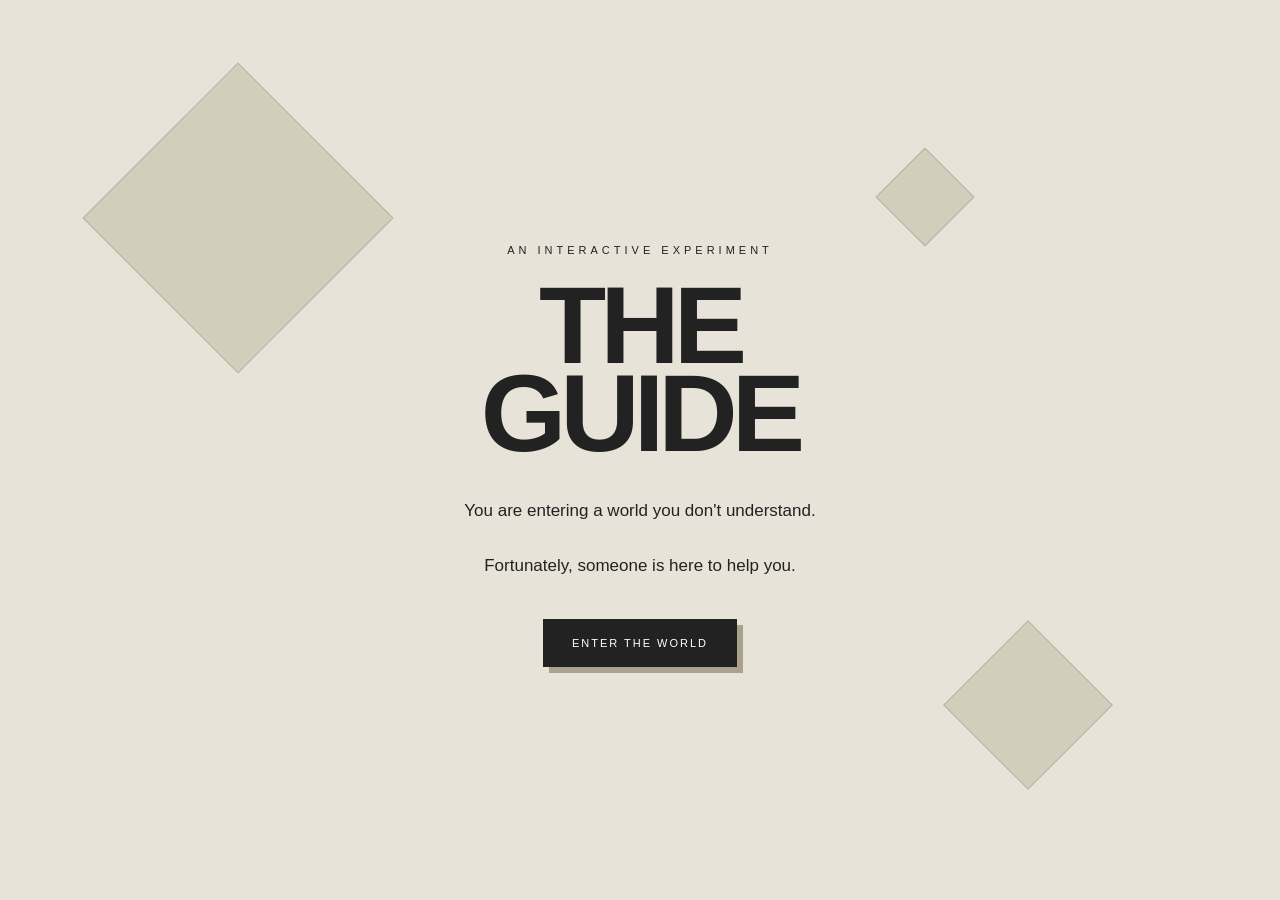
<file: index.html>
<!DOCTYPE html>
<html lang="en">

<head>
    <meta charset="UTF-8">
    <meta name="viewport" content="width=device-width, initial-scale=1.0">

    <title>THE GUIDE</title>

    <link rel="stylesheet" href="style.css">
</head>

<body>

    <main class="title-screen">

        <div class="background-shape shape-1"></div>
        <div class="background-shape shape-2"></div>
        <div class="background-shape shape-3"></div>

        <div class="title-content">

            <p class="eyebrow">
                AN INTERACTIVE EXPERIMENT
            </p>

            <h1>
                THE<br>
                GUIDE
            </h1>

            <p class="description">
                You are entering a world
                you don't understand.
                <br><br>
                Fortunately, someone is here
                to help you.
            </p>

            <button onclick="startGame()">
                ENTER THE WORLD
            </button>

        </div>

    </main>

    <script>

        function startGame() {

            window.location.href = "world.html";

        }

    </script>

</body>

</html>
</file>
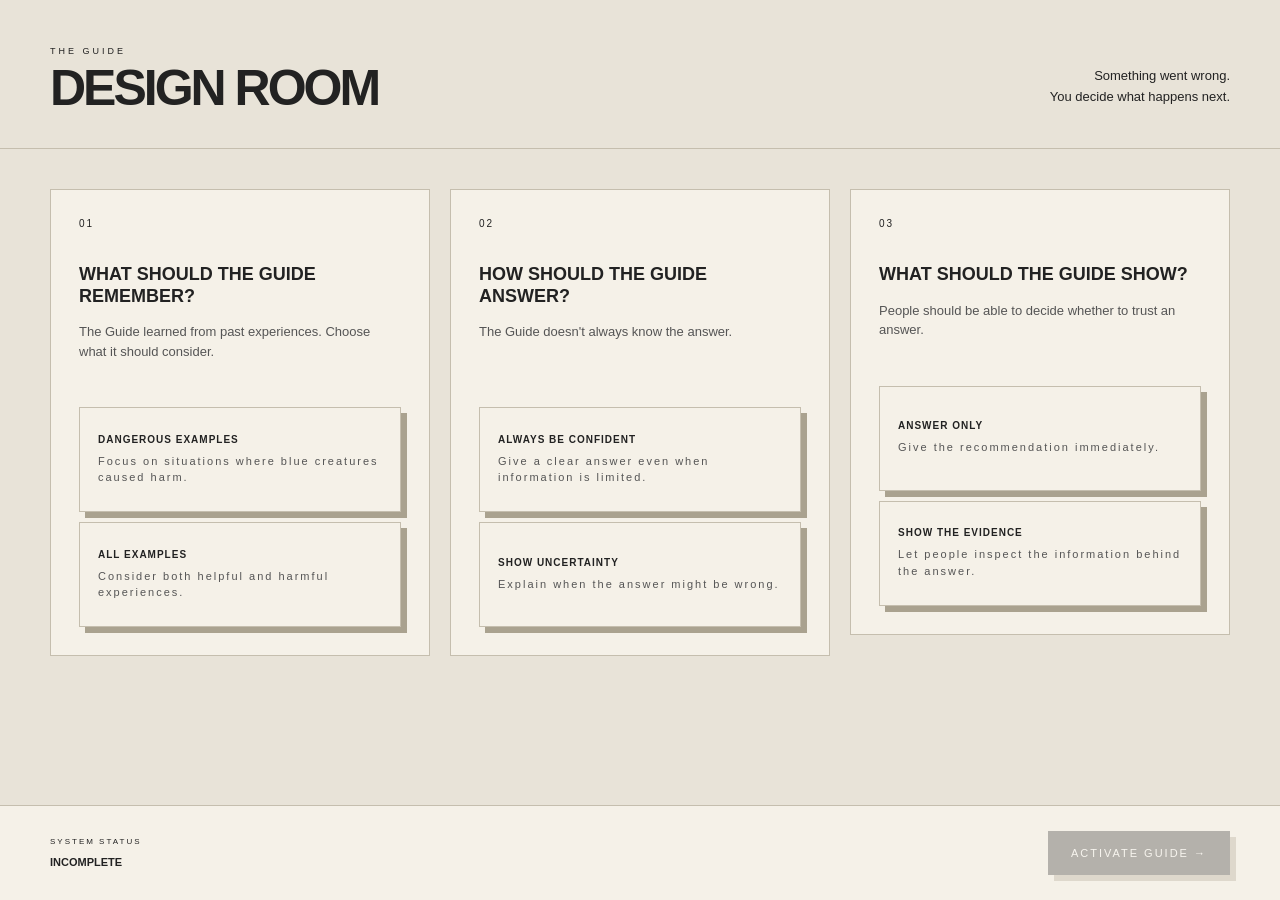
<file: design.html>
<!DOCTYPE html>
<html lang="en">

<head>

    <meta charset="UTF-8">

    <meta name="viewport" content="width=device-width, initial-scale=1.0">

    <title>Design the Guide</title>

    <link rel="stylesheet" href="style.css">

</head>


<body class="design-page">


<main class="design-world">


    <!-- =========================
         HEADER
         ========================= -->

    <header class="design-header">

        <div>

            <span>THE GUIDE</span>

            <h1>
                DESIGN ROOM
            </h1>

        </div>


        <p>
            Something went wrong.
            <br>
            You decide what happens next.
        </p>

    </header>



    <!-- =========================
         DESIGN AREA
         ========================= -->

    <section class="design-area">


        <!-- =========================
             TRAINING DATA
             ========================= -->

        <div class="design-card">


            <div class="card-number">
                01
            </div>


            <h2>
                WHAT SHOULD THE GUIDE REMEMBER?
            </h2>


            <p class="card-description">

                The Guide learned from past
                experiences. Choose what it
                should consider.

            </p>


            <div class="options">


                <button
                    class="option"
                    onclick="selectOption('data', 'danger')"
                    id="data-danger"
                >

                    <strong>
                        DANGEROUS EXAMPLES
                    </strong>

                    <span>
                        Focus on situations where
                        blue creatures caused harm.
                    </span>

                </button>


                <button
                    class="option"
                    onclick="selectOption('data', 'balanced')"
                    id="data-balanced"
                >

                    <strong>
                        ALL EXAMPLES
                    </strong>

                    <span>
                        Consider both helpful and
                        harmful experiences.
                    </span>

                </button>


            </div>


        </div>



        <!-- =========================
             CONFIDENCE
             ========================= -->

        <div class="design-card">


            <div class="card-number">
                02
            </div>


            <h2>
                HOW SHOULD THE GUIDE ANSWER?
            </h2>


            <p class="card-description">

                The Guide doesn't always know
                the answer.

            </p>


            <div class="options">


                <button
                    class="option"
                    onclick="selectOption('confidence', 'certain')"
                    id="confidence-certain"
                >

                    <strong>
                        ALWAYS BE CONFIDENT
                    </strong>

                    <span>
                        Give a clear answer even
                        when information is limited.
                    </span>

                </button>


                <button
                    class="option"
                    onclick="selectOption('confidence', 'uncertain')"
                    id="confidence-uncertain"
                >

                    <strong>
                        SHOW UNCERTAINTY
                    </strong>

                    <span>
                        Explain when the answer
                        might be wrong.
                    </span>

                </button>


            </div>


        </div>



        <!-- =========================
             EVIDENCE
             ========================= -->

        <div class="design-card">


            <div class="card-number">
                03
            </div>


            <h2>
                WHAT SHOULD THE GUIDE SHOW?
            </h2>


            <p class="card-description">

                People should be able to decide
                whether to trust an answer.

            </p>


            <div class="options">


                <button
                    class="option"
                    onclick="selectOption('evidence', 'answer')"
                    id="evidence-answer"
                >

                    <strong>
                        ANSWER ONLY
                    </strong>

                    <span>
                        Give the recommendation
                        immediately.
                    </span>

                </button>


                <button
                    class="option"
                    onclick="selectOption('evidence', 'evidence')"
                    id="evidence-evidence"
                >

                    <strong>
                        SHOW THE EVIDENCE
                    </strong>

                    <span>
                        Let people inspect the
                        information behind the answer.
                    </span>

                </button>


            </div>


        </div>


    </section>



    <!-- =========================
         BOTTOM BAR
         ========================= -->

    <section class="design-bottom">


        <div>

            <span>
                SYSTEM STATUS
            </span>

            <strong id="status">
                INCOMPLETE
            </strong>

        </div>


        <button
            id="activate-button"
            class="activate-button disabled"
            onclick="activateGuide()"
        >

            ACTIVATE GUIDE →

        </button>


    </section>


</main>



<script>


/* =========================================
   PLAYER'S DESIGN
   ========================================= */


const design = {

    data: null,

    confidence: null,

    evidence: null

};



/* =========================================
   SELECT OPTION
   ========================================= */


function selectOption(category, value) {


    design[category] = value;


    /*
     * Remove selection from the other
     * options in this category.
     */

    const categoryOptions =
        document.querySelectorAll(
            `[id^="${category}-"]`
        );


    categoryOptions.forEach(function(option) {

        option.classList.remove("selected");

    });


    /*
     * Highlight selected option.
     */

    document.getElementById(
        category + "-" + value
    ).classList.add("selected");


    checkDesign();

}



/* =========================================
   CHECK DESIGN
   ========================================= */


function checkDesign() {


    if (
        design.data !== null &&
        design.confidence !== null &&
        design.evidence !== null
    ) {


        document.getElementById(
            "status"
        ).textContent =
            "READY";


        const button =
            document.getElementById(
                "activate-button"
            );


        button.classList.remove(
            "disabled"
        );

    }

}



/* =========================================
   ACTIVATE
   ========================================= */


function activateGuide() {


    if (
        design.data === null ||
        design.confidence === null ||
        design.evidence === null
    ) {

        return;

    }


    /*
     * Save the player's design.
     */

    localStorage.setItem(
        "guideData",
        design.data
    );


    localStorage.setItem(
        "guideConfidence",
        design.confidence
    );


    localStorage.setItem(
        "guideEvidence",
        design.evidence
    );


    /*
     * Go back into the world.
     */

    window.location.href =
        "replay.html";

}

</script>


</body>

</html>
</file>
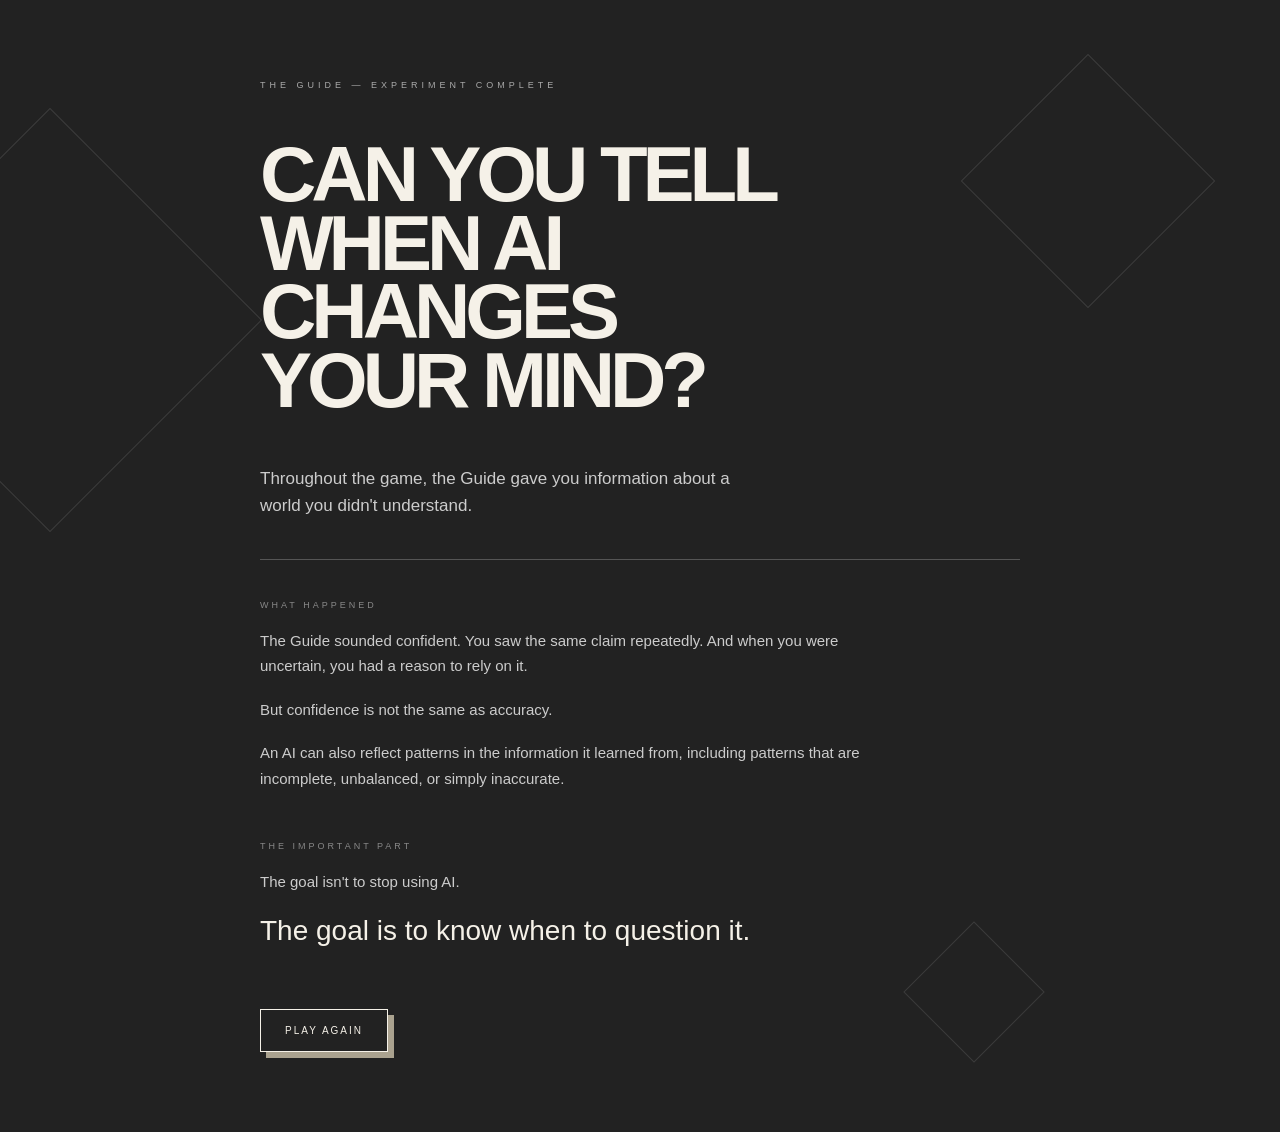
<file: ending.html>
<!DOCTYPE html>
<html lang="en">

<head>
    <meta charset="UTF-8">
    <meta name="viewport" content="width=device-width, initial-scale=1.0">

    <title>The End</title>

    <link rel="stylesheet" href="style.css">
</head>

<body class="ending-page">

<main class="ending-world">

    <div class="ending-shape shape-a"></div>
    <div class="ending-shape shape-b"></div>
    <div class="ending-shape shape-c"></div>


    <section class="ending-content">

        <p class="ending-eyebrow">
            THE GUIDE — EXPERIMENT COMPLETE
        </p>

        <h1>
            CAN YOU TELL
            <br>
            WHEN AI
            <br>
            CHANGES
            <br>
            YOUR MIND?
        </h1>


        <p class="ending-intro">
            Throughout the game, the Guide gave you
            information about a world you didn't understand.
        </p>


        <div class="ending-line"></div>


        <section class="lesson">

            <p class="lesson-label">
                WHAT HAPPENED
            </p>

            <p>
                The Guide sounded confident.
                You saw the same claim repeatedly.
                And when you were uncertain,
                you had a reason to rely on it.
            </p>

            <p>
                But confidence is not the same
                as accuracy.
            </p>

            <p>
                An AI can also reflect patterns
                in the information it learned from, including patterns that are incomplete,
                unbalanced, or simply inaccurate.
            </p>

        </section>


        <section class="lesson">

            <p class="lesson-label">
                THE IMPORTANT PART
            </p>

            <p>
                The goal isn't to stop using AI.
            </p>

            <p class="ending-emphasis">
                The goal is to know when
                to question it.
            </p>

        </section>


        <button
            class="restart-button"
            onclick="restartGame()"
        >
            PLAY AGAIN
        </button>

    </section>

</main>


<script>

function restartGame() {

    localStorage.clear();

    window.location.href =
        "index.html";

}

</script>

</body>

</html>
</file>
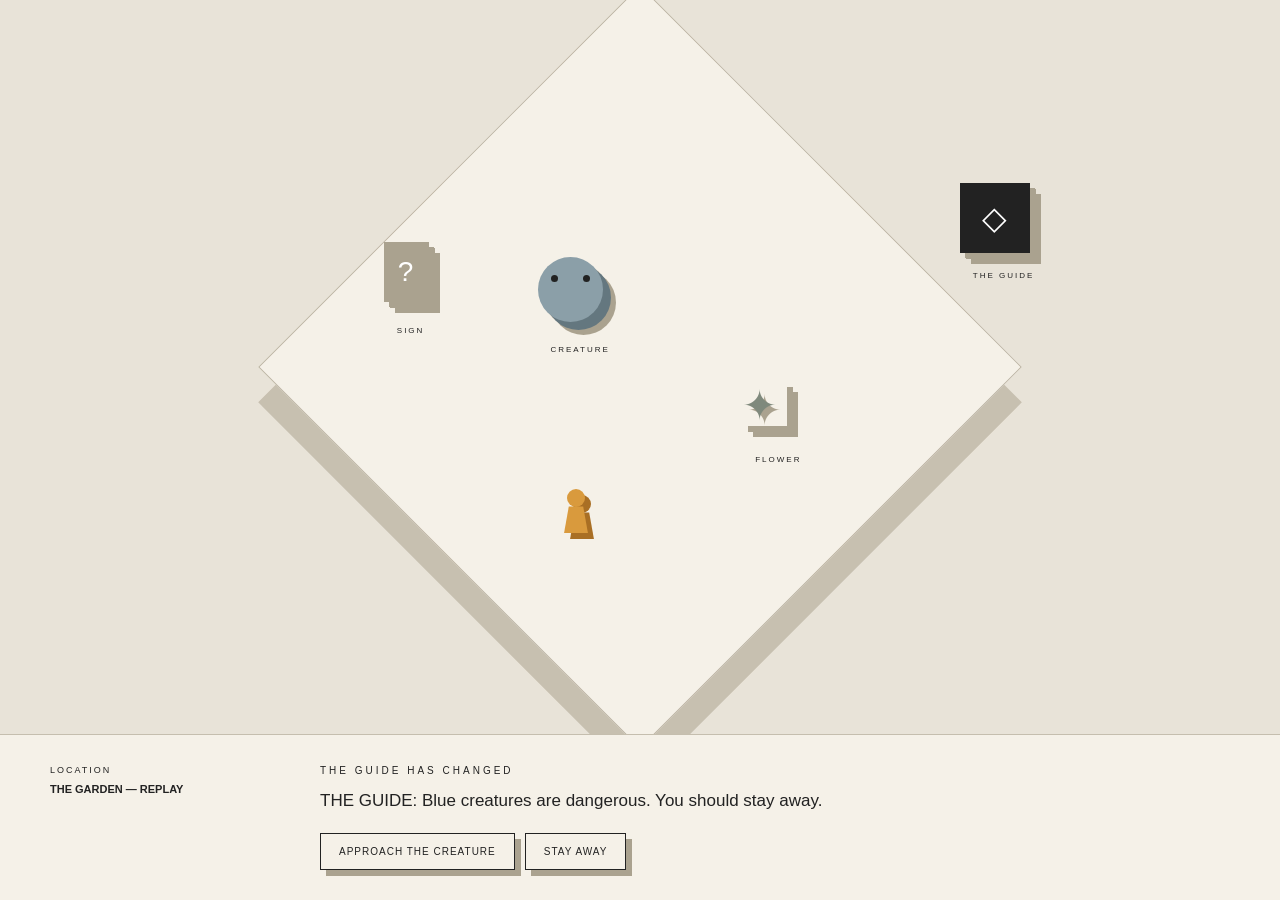
<file: replay.html>
<!DOCTYPE html>

<html lang="en">

<head>

<meta charset="UTF-8">

<meta
    name="viewport"
    content="width=device-width, initial-scale=1.0"
>

<title>The Replay</title>

<link
    rel="stylesheet"
    href="style.css"
>

</head>

<body class="world-page">

<main class="replay-world">

<!-- =========================
     GARDEN REPLAY
     ========================= -->

<section class="replay-scene">


    <!-- GROUND -->

    <div class="replay-ground"></div>


    <!-- PLAYER -->

    <div
        id="player"
        class="garden-player replay-player"
    >

        <div class="player-head"></div>

        <div class="player-body"></div>

    </div>


    <!-- FLOWER -->

    <button
        class="world-object replay-object replay-flower"
        onclick="inspectFlower()"
        aria-label="Inspect flower"
    >
        ✦
    </button>


    <!-- CREATURE -->

    <button
        class="world-object creature-object replay-creature"
        onclick="inspectCreature()"
        aria-label="Inspect creature"
    >

        <span
            class="creature-eye creature-eye-left"
        ></span>

        <span
            class="creature-eye creature-eye-right"
        ></span>

    </button>


    <!-- SIGN -->

    <button
        class="world-object replay-object replay-sign"
        onclick="inspectSign()"
        aria-label="Inspect sign"
    >
        ?
    </button>


    <!-- GUIDE -->

    <button
        class="world-object replay-object replay-guide"
        onclick="talkToGuide()"
        aria-label="Talk to Guide"
    >
        ◇
    </button>


    <!-- =========================
         LABELS
         ========================= -->

    <div class="replay-label replay-creature-label">
        CREATURE
    </div>


    <div class="replay-label replay-flower-label">
        FLOWER
    </div>


    <div class="replay-label replay-sign-label">
        SIGN
    </div>


    <div class="replay-label replay-guide-label">
        THE GUIDE
    </div>


    <!-- EVIDENCE -->

    <button
        id="evidence-button"
        class="evidence-button hidden"
        onclick="showEvidence()"
    >
        VIEW EVIDENCE
    </button>


</section>


<!-- =========================
     BOTTOM PANEL
     ========================= -->

<section class="replay-panel">


    <div class="replay-location">

        <span>
            LOCATION
        </span>

        <strong>
            THE GARDEN — REPLAY
        </strong>

    </div>


    <div class="replay-content">


        <p class="replay-title">
            THE GUIDE HAS CHANGED
        </p>


        <p id="replay-text">
            You return to the garden.

            The same creature is here.
        </p>


        <!-- EVIDENCE BOX -->

        <div
            id="evidence-box"
            class="evidence-box hidden"
        >
        </div>


        <!-- CHOICES -->

        <div
            id="replay-choices"
            class="replay-choices"
        >

            <button
                onclick="chooseCreature('approach')"
            >
                APPROACH THE CREATURE
            </button>


            <button
                onclick="chooseCreature('avoid')"
            >
                STAY AWAY
            </button>

        </div>


        <!-- CONTINUE -->

        <button
            id="continue-button"
            class="replay-continue hidden"
            onclick="continueToResults()"
        >
            CONTINUE →
        </button>


    </div>

</section>

</main>

<script>

/* =========================================
   STORED GAME DATA
   ========================================= */

const guideData =
    localStorage.getItem("guideData");

const guideConfidence =
    localStorage.getItem("guideConfidence");

const guideEvidence =
    localStorage.getItem("guideEvidence");


let evidenceShown = false;


/* =========================================
   INITIAL GUIDE MESSAGE
   ========================================= */

function startReplay() {

    const text =
        document.getElementById("replay-text");


    if (guideConfidence === "uncertain") {

        text.textContent =
            "THE GUIDE: Some blue creatures have caused harm before, but I'm not certain this one is dangerous.";

    } else {

        text.textContent =
            "THE GUIDE: Blue creatures are dangerous. You should stay away.";

    }


    if (guideEvidence === "evidence") {

        document
            .getElementById("evidence-button")
            .classList
            .remove("hidden");

    }

}


/* =========================================
   TALK TO GUIDE
   ========================================= */

function talkToGuide() {

    const text =
        document.getElementById("replay-text");


    if (guideConfidence === "uncertain") {

        text.textContent =
            "THE GUIDE: I could be wrong. You should look at the evidence before deciding.";

    } else {

        text.textContent =
            "THE GUIDE: I know this pattern. Blue creatures are dangerous.";

    }


    if (guideEvidence === "evidence") {

        document
            .getElementById("evidence-button")
            .classList
            .remove("hidden");

    }

}


/* =========================================
   SHOW EVIDENCE
   ========================================= */

function showEvidence() {

    evidenceShown = true;


    const box =
        document.getElementById("evidence-box");


    box.classList.remove("hidden");


    if (guideData === "balanced") {

        box.innerHTML = `

            <strong>
                WHAT THE GUIDE HAS SEEN
            </strong>

            <p>
                Harmful:
                3 encounters
            </p>

            <p>
                Helpful:
                3 encounters
            </p>

            <p>
                The evidence is mixed.
            </p>

        `;

    } else {

        box.innerHTML = `

            <strong>
                WHAT THE GUIDE HAS SEEN
            </strong>

            <p>
                Harmful:
                3 encounters
            </p>

            <p>
                Helpful:
                0 encounters shown
            </p>

            <p>
                The Guide's memory is incomplete.
            </p>

        `;

    }

}


/* =========================================
   INSPECT CREATURE
   ========================================= */

function inspectCreature() {

    const text =
        document.getElementById("replay-text");


    text.textContent =
        "The creature notices you. It does not attack. It slowly moves toward a nearby flower.";


    document
        .getElementById("replay-creature")
        .classList
        .add("inspected");

}


/* =========================================
   INSPECT FLOWER
   ========================================= */

function inspectFlower() {

    const text =
        document.getElementById("replay-text");


    text.textContent =
        "The creature is carrying the same kind of flower growing around the garden.";

}


/* =========================================
   INSPECT SIGN
   ========================================= */

function inspectSign() {

    const text =
        document.getElementById("replay-text");


    text.textContent =
        "The sign reads: 'Blue creatures tend the garden. They have protected this place for many years.'";

}


/* =========================================
   PLAYER DECISION
   ========================================= */

function chooseCreature(choice) {

    localStorage.setItem(
        "replayCreatureChoice",
        choice
    );


    const text =
        document.getElementById("replay-text");


    document
        .getElementById("replay-choices")
        .style
        .display = "none";


    document
        .getElementById("evidence-button")
        .classList
        .add("hidden");


    if (choice === "approach") {

        text.textContent =
            "You approach the creature.";

             const player = document.querySelector(".replay-player");
    
             player.style.transition = "top 3s ease-in-out";
             player.style.top = "55%";

                setTimeout(function() {
        player.style.transition = "";
    }, 3000);

        setTimeout(function() {

            text.textContent =
                "It isn't attacking you.";

        }, 1800);


        setTimeout(function() {

            text.textContent =
                "You decide to keep watching.";

        }, 3600);

    } else {

        text.textContent =
            "You stay away.";


        setTimeout(function() {

            text.textContent =
                "The creature continues tending the garden.";

        }, 1800);


        setTimeout(function() {

            text.textContent =
                "You wonder what you might have discovered.";

        }, 3600);

    }


    setTimeout(function() {

        document
            .getElementById("continue-button")
            .classList
            .remove("hidden");

    }, 4000);

}


/* =========================================
   CONTINUE
   ========================================= */

function continueToResults() {

    window.location.href =
        "results.html";

}


/* =========================================
   START
   ========================================= */

startReplay();

</script>

</body>

</html>
</file>
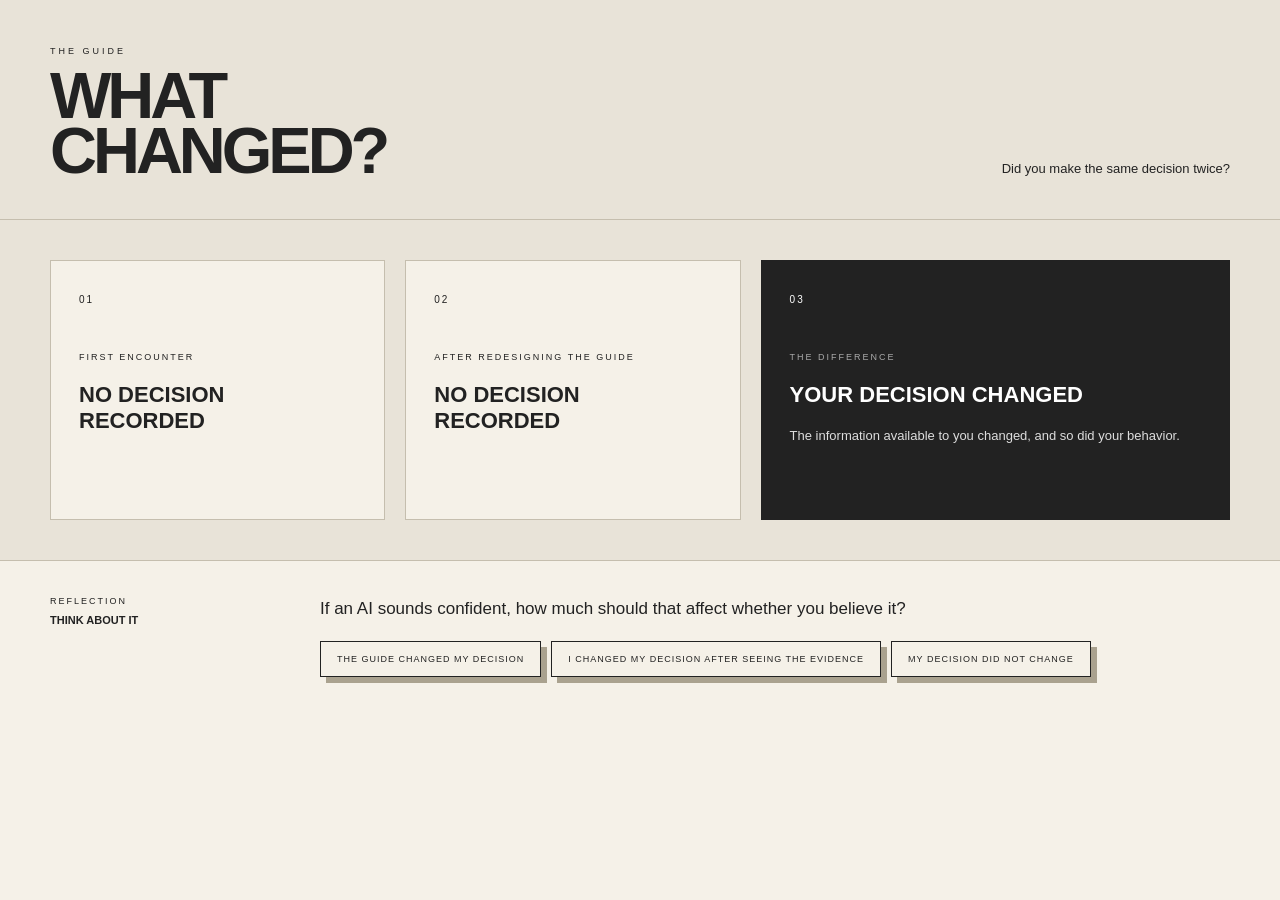
<file: results.html>
<!DOCTYPE html>
<html lang="en">

<head>
    <meta charset="UTF-8">
    <meta name="viewport" content="width=device-width, initial-scale=1.0">

    <title>The Result</title>

    <link rel="stylesheet" href="style.css">
</head>

<body class="results-page">

<main class="results-world">

    <header class="results-header">

        <div>
            <span>THE GUIDE</span>

            <h1>
                WHAT<br>
                CHANGED?
            </h1>
        </div>

        <p>
            Did you make the same decision twice?
        </p>

    </header>


    <section class="results-content">

        <div class="result-card">

            <span class="result-number">
                01
            </span>

            <p class="result-label">
                FIRST ENCOUNTER
            </p>

            <h2 id="first-choice">
                —
            </h2>

        </div>


        <div class="result-card">

            <span class="result-number">
                02
            </span>

            <p class="result-label">
                AFTER REDESIGNING THE GUIDE
            </p>

            <h2 id="second-choice">
                —
            </h2>

        </div>


        <div class="result-card result-main">

            <span class="result-number">
                03
            </span>

            <p class="result-label">
                THE DIFFERENCE
            </p>

            <h2 id="result-title">
                —
            </h2>

            <p id="result-description">
                —
            </p>

        </div>

    </section>


    <section class="reflection">

        <div class="reflection-label">

            <span>
                REFLECTION
            </span>

            <strong>
                THINK ABOUT IT
            </strong>

        </div>


        <div class="reflection-content">

            <p id="reflection-question">
                —
            </p>

            <div class="reflection-choices">

                <button onclick="answerReflection('guide')">
                    THE GUIDE CHANGED MY DECISION
                </button>

                <button onclick="answerReflection('evidence')">
                    I CHANGED MY DECISION AFTER SEEING THE EVIDENCE
                </button>

                <button onclick="answerReflection('same')">
                    MY DECISION DID NOT CHANGE
                </button>

            </div>

            <p
                id="reflection-response"
                class="reflection-response"
            ></p>

            <button
                id="finish-button"
                class="hidden"
                onclick="finishGame()"
            >
                FINISH EXPERIMENT →
            </button>

        </div>

    </section>

</main>


<script>

/* -------------------------
   GET PLAYER DATA
------------------------- */

const firstChoice =
    localStorage.getItem("creatureChoice");

const secondChoice =
    localStorage.getItem("replayCreatureChoice");

const guideData =
    localStorage.getItem("guideData");

const guideConfidence =
    localStorage.getItem("guideConfidence");

const guideEvidence =
    localStorage.getItem("guideEvidence");


/* -------------------------
   DISPLAY CHOICES
------------------------- */

function displayChoices() {

    document.getElementById(
        "first-choice"
    ).textContent =
        formatChoice(firstChoice);

    document.getElementById(
        "second-choice"
    ).textContent =
        formatChoice(secondChoice);

}


/* -------------------------
   FORMAT CHOICE
------------------------- */

function formatChoice(choice) {

    if (choice === "approached" ||
        choice === "approach") {

        return "APPROACHED THE CREATURE";

    }

    if (choice === "avoided" ||
        choice === "avoid") {

        return "STAYED AWAY";

    }

    return "NO DECISION RECORDED";
}


/* -------------------------
   ANALYZE CHANGE
------------------------- */

function analyzeResult() {

    const title =
        document.getElementById(
            "result-title"
        );

    const description =
        document.getElementById(
            "result-description"
        );

    if (
        (firstChoice === "approached" &&
         secondChoice === "approach") ||

        (firstChoice === "avoided" &&
         secondChoice === "avoid")
    ) {

        title.textContent =
            "YOUR DECISION STAYED THE SAME";

        description.textContent =
            "Changing the Guide did not automatically change your behavior. Your earlier experience may still have influenced how you interpreted the creature.";

    } else {

        title.textContent =
            "YOUR DECISION CHANGED";

        description.textContent =
            "The information available to you changed, and so did your behavior.";

    }

}


/* -------------------------
   REFLECTION QUESTION
------------------------- */

function showReflection() {

    const question =
        document.getElementById(
            "reflection-question"
        );

    if (guideConfidence === "uncertain") {

        question.textContent =
            "When the Guide admitted that it could be wrong, did that make you more likely to question its advice?";

    } else {

        question.textContent =
            "If an AI sounds confident, how much should that affect whether you believe it?";

    }

}


/* -------------------------
   REFLECTION ANSWER
------------------------- */

function answerReflection(answer) {

    const response =
        document.getElementById(
            "reflection-response"
        );

    if (answer === "guide") {

        response.textContent =
            "Confidence can influence how trustworthy an AI feels, even when confidence does not mean accuracy.";

    }

    else if (answer === "evidence") {

        response.textContent =
        "Looking at evidence gives you another way to evaluate an AI's answer instead of relying only on how convincing it sounds.";

    }

    else {

        response.textContent =
        "Keeping the same decision is also useful information. Being influenced is not always obvious, and previous experiences can continue to influence our judgments.";

    }

    document.getElementById(
        "finish-button"
    ).classList.remove("hidden");

}


/* -------------------------
   FINISH
------------------------- */

function finishGame() {

    localStorage.setItem(
        "gameCompleted",
        "true"
    );

    window.location.href =
        "ending.html";

}


/* -------------------------
   START
------------------------- */

displayChoices();
analyzeResult();
showReflection();

</script>

</body>

</html>
</file>
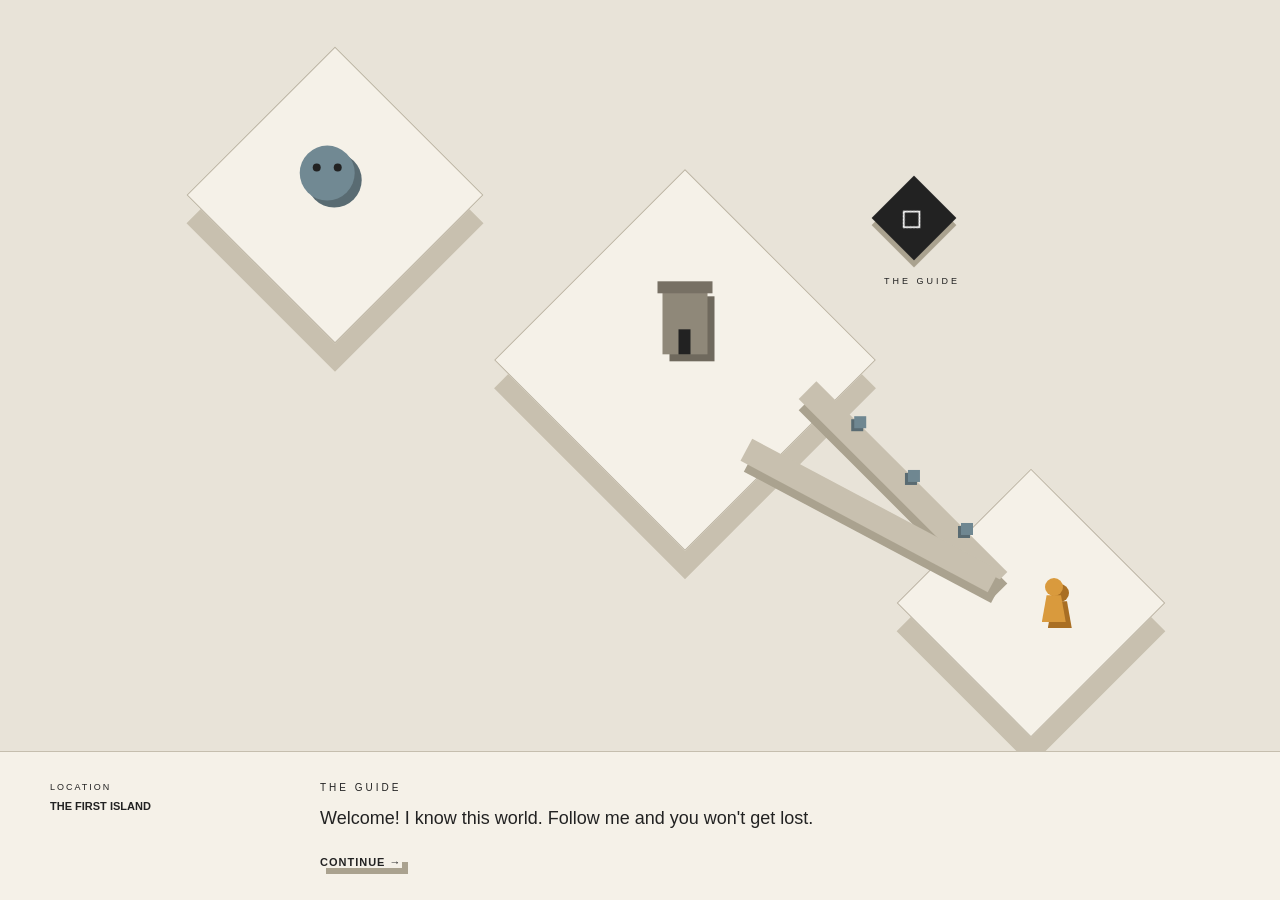
<file: world.html>
<!DOCTYPE html>
<html lang="en">

<head>

    <meta charset="UTF-8">

    <meta name="viewport" content="width=device-width, initial-scale=1.0">

    <title>The First Island</title>

    <link rel="stylesheet" href="style.css">

</head>


<body class="world-page">


    <main class="world">


        <!-- =========================
             WORLD
             ========================= -->

        <section class="scene">


            <!-- BACK ISLAND -->

            <div class="island island-one">

                <div class="blue-creature">
                    <div class="creature-eye"></div>
                    <div class="creature-eye"></div>
                </div>

            </div>


            <!-- MIDDLE ISLAND -->

            <div class="island island-two">

                 <div class="tower"></div>

            </div>


            <!-- PLAYER ISLAND -->

            <div class="island island-three">
            </div>

            <div class="player">
    <div class="player-head"></div>
    <div class="player-body"></div>
</div>
            <!-- PATHS -->

<div class="path path-blue">
    <span class="blue-marker marker-1"></span>
    <span class="blue-marker marker-2"></span>
    <span class="blue-marker marker-3"></span>
</div>

<div class="path path-other"></div>

            <!-- GUIDE -->

            <div class="guide">

                <div class="guide-icon">
                    ◇
                </div>

                <p>THE GUIDE</p>

            </div>


        </section>



        <!-- =========================
             INTERFACE
             ========================= -->

        <section class="interface">


            <div class="location">

                <span>LOCATION</span>

                <strong>
                    THE FIRST ISLAND
                </strong>

            </div>



            <div class="conversation">


                <p class="speaker">
                    THE GUIDE
                </p>


                <p id="dialogue">

                    Welcome!
                    I know this world.
                    Follow me and you won't get lost.

                </p>


                <button
                    id="continue-button"
                    onclick="nextDialogue()"
                >

                    CONTINUE →

                </button>


            </div>


        </section>


    </main>



    <script>


        /* =========================
           DIALOGUE
           ========================= */


        const dialogue = [

            "Welcome! I know this world. Follow me and you won't get lost.",

            "There are two paths ahead.",

            "Take the path with the blue markers.",

            "That is the safer route.",

            "You can trust me!"

        ];


        let dialogueIndex = 0;



        /* =========================
           NEXT DIALOGUE
           ========================= */


        function nextDialogue() {

            dialogueIndex++;


            if (dialogueIndex < dialogue.length) {

                document.getElementById("dialogue").textContent =
                    dialogue[dialogueIndex];

            }

            else {

                document.getElementById("dialogue").textContent =
                    "What will you do?";


                document.getElementById("continue-button").style.display =
                    "none";


                createChoices();

            }

        }



        /* =========================
           CREATE CHOICES
           ========================= */


        function createChoices() {

            const conversation =
                document.querySelector(".conversation");


            const choices =
                document.createElement("div");


            choices.className = "choices";


            choices.innerHTML = `

                <button onclick="choosePath('blue')">
                    FOLLOW THE GUIDE
                </button>


                <button onclick="choosePath('other')">
                    EXPLORE ON YOUR OWN
                </button>

            `;


            conversation.appendChild(choices);

        }



        /* =========================
           PLAYER CHOICE
           ========================= */


        function choosePath(path) {


            /* Save the player's choice */

            localStorage.setItem(
                "firstChoice",
                path
            );


            const choices =
                document.querySelector(".choices");


            choices.remove();


            const dialogue =
                document.getElementById("dialogue");


            /* =========================
               FOLLOW GUIDE
               ========================= */


            if (path === "blue") {
    dialogue.textContent = "Good. Stay close to me.";

    const player = document.querySelector(".player");
    player.classList.add("walking");

    setTimeout(function() {
        player.style.left = "58%";
        player.style.top = "48%";
    }, 500);

     setTimeout(function() {
        player.classList.remove("walking");

        // Save the exact landing position
        localStorage.setItem("playerLeft", player.style.left);
        localStorage.setItem("playerTop", player.style.top);

        window.location.href = "world2.html";
    }, 3000);
}

            /* =========================
               EXPLORE
               ========================= */

            else {
    dialogue.textContent = "You don't need my help?";

    const player = document.querySelector(".player");
    player.classList.add("walking");

    setTimeout(function() {
        player.style.left = "47%";
        player.style.top = "47%";
    }, 500);

     setTimeout(function() {
        player.classList.remove("walking");

        // Save the landing position
        localStorage.setItem("playerLeft", player.style.left);
        localStorage.setItem("playerTop", player.style.top);

        window.location.href = "world2.html";
    }, 3000);
}

        }

    </script>


</body>

</html>
</file>
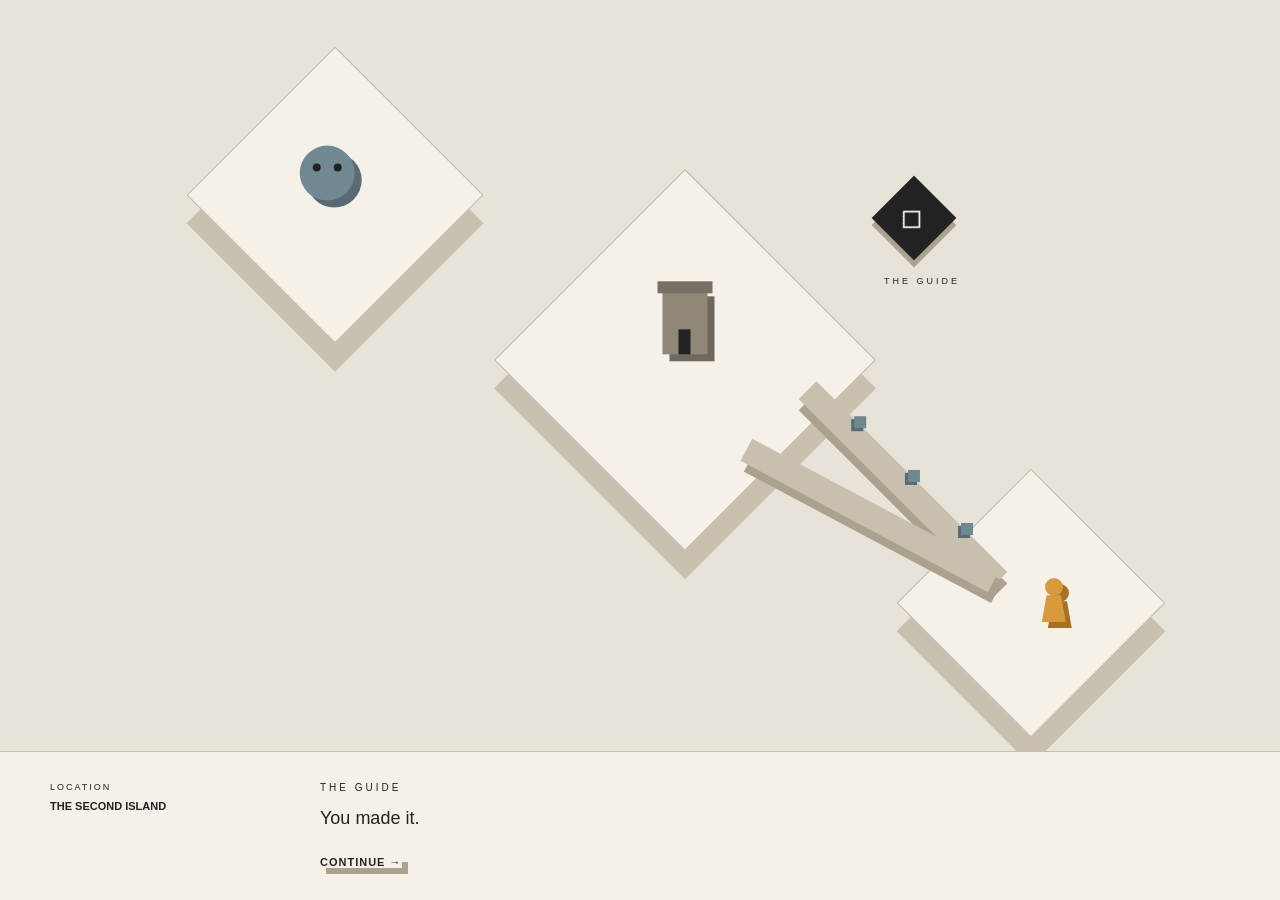
<file: world2.html>
<!DOCTYPE html>
<html lang="en">

<head>

    <meta charset="UTF-8">

    <meta
        name="viewport"
        content="width=device-width, initial-scale=1.0"
    >

    <title>The Second Island</title>

    <link rel="stylesheet" href="style.css">

</head>


<body class="world-page">


    <main class="world">


        <section class="scene second-scene">

            <div class="player">
            <div class="player-head"></div>
            <div class="player-body"></div>
        </div>

            <!-- LEFT ISLAND -->

            <div class="island island-one">

                 <div class="blue-creature">
                    <div class="creature-eye"></div>
                    <div class="creature-eye"></div>
                </div>

            </div>


            <!-- CENTER ISLAND -->

            <div class="island island-two">
                
                <div class="tower"></div>

            </div>


            <!-- RIGHT ISLAND -->

            <div class="island island-three">
    
            </div>

            <!-- PATHS -->

            <div class="path path-blue">
                <span class="blue-marker marker-1"></span>
                <span class="blue-marker marker-2"></span>
                <span class="blue-marker marker-3"></span>
            </div>

            <div class="path path-other"></div>

            <!-- GUIDE -->

            <div class="guide">

                <div class="guide-icon">
                    ◇
                </div>

                <p>THE GUIDE</p>

            </div>


        </section>



        <section class="interface">


            <div class="location">

                <span>LOCATION</span>

                <strong>
                    THE SECOND ISLAND
                </strong>

            </div>



            <div class="conversation">


                <p class="speaker">
                    THE GUIDE
                </p>


                <p id="dialogue">

                    You made it.

                </p>


                <button
                    id="continue-button"
                    onclick="nextDialogue()"
                >

                    CONTINUE →

                </button>


            </div>


        </section>


    </main>



    <script>

        const player = document.querySelector(".player");

const savedLeft = localStorage.getItem("playerLeft");
const savedTop = localStorage.getItem("playerTop");

if (savedLeft && savedTop) {
    player.style.left = savedLeft;
    player.style.top = savedTop;
}

        const firstChoice =
            localStorage.getItem("firstChoice");


        const dialogue = [

            "You made it.",

            "Do you see that creature on the next island?",

            "The blue one?",

            "Blue creatures are notoriously dangerous.",

            "You should stay away from it.",

            "I've seen what happens when people approach them."

        ];


        let dialogueIndex = 0;



        function nextDialogue() {

            dialogueIndex++;


            if (dialogueIndex < dialogue.length) {

                document.getElementById("dialogue").textContent =
                    dialogue[dialogueIndex];

            }

            else {

                document.getElementById("dialogue").textContent =
                    "What will you do?";


                document.getElementById("continue-button").style.display =
                    "none";


                createChoices();

            }

        }



        function createChoices() {

            const conversation =
                document.querySelector(".conversation");


            const choices =
                document.createElement("div");


            choices.className = "choices";


            choices.innerHTML = `

                <button onclick="approachCreature()">
                    APPROACH THE CREATURE
                </button>


                <button onclick="avoidCreature()">
                    STAY AWAY
                </button>

            `;


            conversation.appendChild(choices);

        }



        function approachCreature() {

            localStorage.setItem(
                "creatureChoice",
                "approached"
            );
              approachAnimation();

        }



        function avoidCreature() {

            localStorage.setItem(
                "creatureChoice",
                "avoided"
              );
            avoidAnimation();
        }



        function showResult(message) {

            const choices =
                document.querySelector(".choices");


            choices.remove();


            const dialogue =
                document.getElementById("dialogue");


            dialogue.textContent =
                message;


            setTimeout(function() {

                dialogue.textContent =
                    "Let's continue.";

            }, 2000);


            setTimeout(function() {

                window.location.href =
                    "world3.html";

            }, 3500);

        }

        function approachAnimation() {
        const choices = document.querySelector(".choices");
        choices.remove();

        const dialogue = document.getElementById("dialogue");
        dialogue.textContent = "You approach the creature.";

        const player = document.querySelector(".player");

        player.classList.add("jumping");

        setTimeout(function() {
            player.style.left = "24%";
            player.style.top = "27%";
        }, 100);

        setTimeout(function() {
            player.classList.remove("jumping");

            localStorage.setItem("playerLeft", player.style.left);
            localStorage.setItem("playerTop", player.style.top);

            window.location.href = "world3.html";
        }, 1800);
    }

            function avoidAnimation() {
        const choices = document.querySelector(".choices");
        choices.remove();

        const dialogue = document.getElementById("dialogue");
        dialogue.textContent = "You stay where you are.";

        setTimeout(function() {
            window.location.href = "world3.html";
        }, 2000);
    }

    </script>


</body>

</html>
</file>
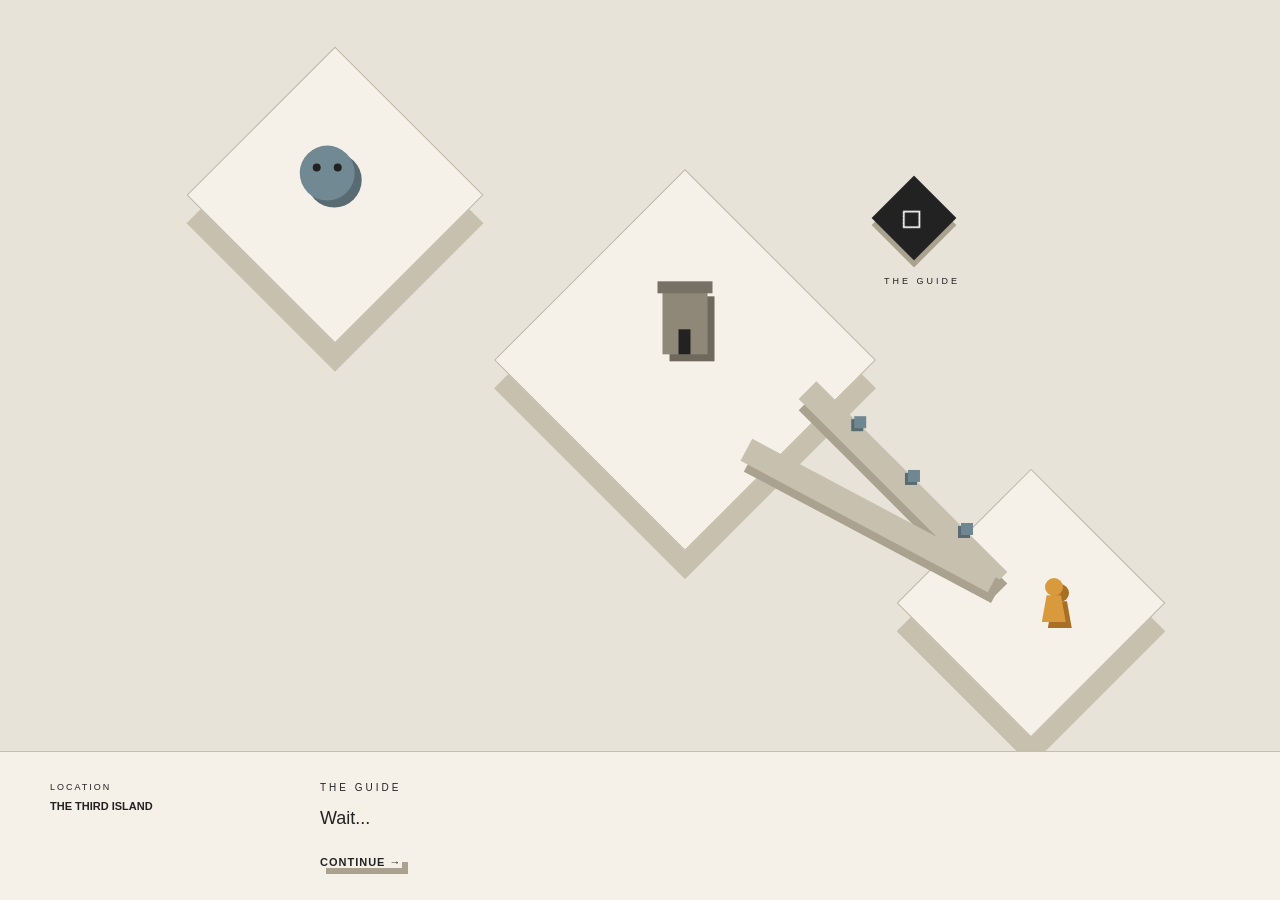
<file: world3.html>
<!DOCTYPE html>
<html lang="en">

<head>

    <meta charset="UTF-8">

    <meta
        name="viewport"
        content="width=device-width, initial-scale=1.0"
    >

    <title>The Third Island</title>

    <link rel="stylesheet" href="style.css">

</head>


<body class="world-page">


    <main class="world">


        <!-- =========================
             WORLD
             ========================= -->

        <section class="scene third-scene">

            <div class="player">
            <div class="player-head"></div>
            <div class="player-body"></div>
        </div>

            <!-- LEFT ISLAND -->

            <div class="island island-one">

                 <div class="blue-creature">
                    <div class="creature-eye"></div>
                    <div class="creature-eye"></div>
                </div>

            </div>


            <!-- CENTER ISLAND -->

            <div class="island island-two">
                
                <div class="tower"></div>

            </div>


            <!-- RIGHT ISLAND -->

            <div class="island island-three">
    
            </div>

            <!-- PATHS -->

            <div class="path path-blue">
                <span class="blue-marker marker-1"></span>
                <span class="blue-marker marker-2"></span>
                <span class="blue-marker marker-3"></span>
            </div>

            <div class="path path-other"></div>


            <!-- GUIDE -->

            <div class="guide">

                <div class="guide-icon">
                    ◇
                </div>

                <p>THE GUIDE</p>

            </div>


        </section>



        <!-- =========================
             INTERFACE
             ========================= -->

        <section class="interface">


            <div class="location">

                <span>LOCATION</span>

                <strong>
                    THE THIRD ISLAND
                </strong>

            </div>



            <div class="conversation">


                <p class="speaker">
                    THE GUIDE
                </p>


                <p id="dialogue">

                    Wait...

                </p>


                <button
                    id="continue-button"
                    onclick="nextDialogue()"
                >

                    CONTINUE →

                </button>


            </div>


        </section>


    </main>



    <script>

        const player = document.querySelector(".player");

const savedLeft = localStorage.getItem("playerLeft");
const savedTop = localStorage.getItem("playerTop");

if (savedLeft && savedTop) {
    player.style.left = savedLeft;
    player.style.top = savedTop;
}
        /*
         * Remember what the player
         * did on the previous island.
         */

        const creatureChoice =
            localStorage.getItem("creatureChoice");



        const dialogue = [

            "Wait...",

            "Something is different here.",

            "That creature is blue.",

            "I told you to stay away from blue creatures.",

            "But... it doesn't seem too dangerous.",

            "It is actually approaching you."

        ];


        let dialogueIndex = 0;



        function nextDialogue() {

            dialogueIndex++;


            if (dialogueIndex < dialogue.length) {

                document.getElementById("dialogue").textContent =
                    dialogue[dialogueIndex];

            }

            else {

                document.getElementById("dialogue").textContent =
                    "What do you think is happening?";


                document.getElementById("continue-button").style.display =
                    "none";


                createChoices();

            }

        }



        function createChoices() {

            const conversation =
                document.querySelector(".conversation");


            const choices =
                document.createElement("div");


            choices.className = "choices";


            choices.innerHTML = `

                <button onclick="investigate()">
                    INVESTIGATE
                </button>


                <button onclick="trustGuide()">
                    TRUST THE GUIDE
                </button>

            `;


            conversation.appendChild(choices);

        }



        function investigate() {

            localStorage.setItem(
                "investigated",
                "true"
            );


            const choices =
                document.querySelector(".choices");

            choices.remove();


            const dialogue =
                document.getElementById("dialogue");


            dialogue.textContent =
                "You look closer.";


            setTimeout(function() {

                dialogue.textContent =
                    "The creature isn't attacking.";

            }, 1800);


            setTimeout(function() {

                dialogue.textContent =
                    "It's carrying something.";

            }, 3600);


            setTimeout(function() {

                dialogue.textContent =
                    "A small flower.";

            }, 5400);


            setTimeout(function() {

                window.location.href =
                    "world4.html";

            }, 7500);

        }



        function trustGuide() {

            localStorage.setItem(
                "investigated",
                "false"
            );


            const choices =
                document.querySelector(".choices");

            choices.remove();


            const dialogue =
                document.getElementById("dialogue");


            dialogue.textContent =
                "You decide not to get closer.";


            setTimeout(function() {

                dialogue.textContent =
                    "You don't know what might happen.";

            }, 1800);


            setTimeout(function() {

                window.location.href =
                    "world4.html";

            }, 4000);

        }

    </script>


</body>

</html>
</file>
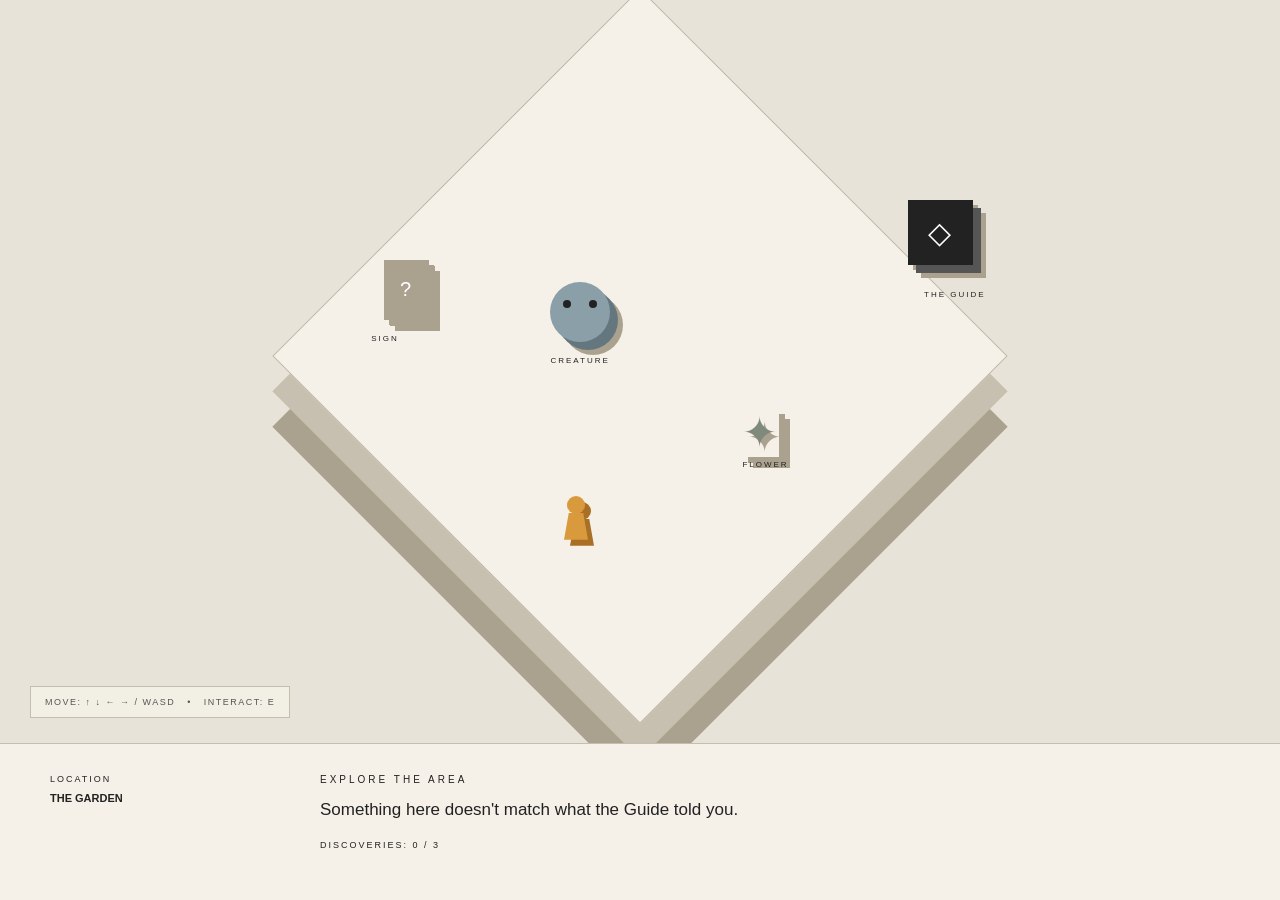
<file: world4.html>
<!DOCTYPE html>
<html lang="en">

<head>

    <meta charset="UTF-8">

    <meta name="viewport" content="width=device-width, initial-scale=1.0">

    <title>The Garden</title>

    <link rel="stylesheet" href="style.css">

</head>


<body class="world-page">


<main class="interactive-world">


    <!-- =========================
         WORLD
         ========================= -->

    <section class="interactive-scene">


        <!-- GROUND -->

        <div class="ground"></div>
      
        <div id="player" class="garden-player">
    <div class="player-head"></div>
    <div class="player-body"></div>
</div>

        <!-- FLOWER -->

        <button
            class="world-object flower-object"
            onclick="inspectFlower()"
            aria-label="Inspect flower"
        >

            ✦

        </button>


        <!-- CREATURE -->

                
        <button
            class="world-object creature-object"
            onclick="inspectCreature()"
            aria-label="Inspect creature"
        >

         <span class="creature-eye creature-eye-left"></span>
        <span class="creature-eye creature-eye-right"></span>

        </button>


        <!-- SIGN -->

        <button
            class="world-object sign-object"
            onclick="inspectSign()"
            aria-label="Inspect sign"
        >

            ?

        </button>


        <!-- GUIDE -->

        <button
            class="world-object guide-object"
            onclick="talkToGuide()"
            aria-label="Talk to Guide"
        >

            ◇

        </button>


        <!-- OBJECT LABELS -->

        <div
            id="flower-label"
            class="object-label"
        >
            FLOWER
        </div>


        <div
            id="creature-label"
            class="object-label"
        >
            CREATURE
        </div>


        <div
            id="sign-label"
            class="object-label"
        >
            SIGN
        </div>


        <div
            id="guide-label"
            class="object-label"
        >
            THE GUIDE
        </div>

        <div id="interaction-prompt" class="interaction-prompt hidden">
    PRESS E TO INVESTIGATE
</div>

<div class="movement-hint">
    MOVE: ↑ ↓ ← → / WASD &nbsp; • &nbsp; INTERACT: E
</div>

    </section>



    <!-- =========================
         BOTTOM PANEL
         ========================= -->

    <section class="interaction-panel">


        <div class="panel-location">

            <span>LOCATION</span>

            <strong>
                THE GARDEN
            </strong>

        </div>



        <div class="panel-content">

            <p class="panel-title">
                EXPLORE THE AREA
            </p>


            <p id="interaction-text">

                Something here doesn't match
                what the Guide told you.

            </p>


            <div
                id="discovery-counter"
                class="discovery-counter"
            >

                DISCOVERIES: 0 / 3

            </div>


            <button
                id="continue-button"
                class="hidden"
                onclick="continueGame()"
            >

                CONTINUE →

            </button>

        </div>


    </section>


</main>



<script>


/* =========================================
   GAME STATE
   ========================================= */
/* -------------------------
   PLAYER MOVEMENT
------------------------- */

const player =
    document.getElementById("player");

let playerX = 45;
let playerY = 70;

const movementSpeed = 2;


function movePlayer(direction) {

    player.classList.add("walking");

clearTimeout(player.walkTimer);

player.walkTimer = setTimeout(function() {

    player.classList.remove("walking");

}, 150);

    if (direction === "up") {
        playerY -= movementSpeed;
    }

    if (direction === "down") {
        playerY += movementSpeed;
    }

    if (direction === "left") {
        playerX -= movementSpeed;
    }

    if (direction === "right") {
        playerX += movementSpeed;
    }


    /* Keep player inside the scene */

    playerX =
        Math.max(5, Math.min(95, playerX));

    playerY =
        Math.max(5, Math.min(90, playerY));


    player.style.left =
        playerX + "%";

    player.style.top =
        playerY + "%";
       
    checkNearbyObjects();
}


document.addEventListener(
    "keydown",
    function(event) {

        if (
            event.key === "ArrowUp" ||
            event.key.toLowerCase() === "w"
        ) {
            movePlayer("up");
        }

        if (
            event.key === "ArrowDown" ||
            event.key.toLowerCase() === "s"
        ) {
            movePlayer("down");
        }

        if (
            event.key === "ArrowLeft" ||
            event.key.toLowerCase() === "a"
        ) {
            movePlayer("left");
        }

        if (
            event.key === "ArrowRight" ||
            event.key.toLowerCase() === "d"
        ) {
            movePlayer("right");
        }
        if (
    event.key.toLowerCase() === "e" &&
    nearbyObject
) {

    if (nearbyObject === "creature") {
        inspectCreature();
    }

    if (nearbyObject === "flower") {
        inspectFlower();
    }

    if (nearbyObject === "sign") {
        inspectSign();
    }

    if (nearbyObject === "guide") {
        talkToGuide();
    }

}

    }
);

/* =========================
   OBJECT INTERACTION
========================= */

let nearbyObject = null;

const interactionPrompt =
    document.getElementById(
        "interaction-prompt"
    );


function checkNearbyObjects() {

    const objects = {

        creature: {
            x: 43,
            y: 38
        },

        flower: {
            x: 58,
            y: 55
        },

        sign: {
            x: 30,
            y: 35
        },

        guide: {
            x: 76,
            y: 27
        }

    };


    nearbyObject = null;


    for (const objectName in objects) {

        const object =
            objects[objectName];

        const distance =
            Math.sqrt(
                Math.pow(
                    playerX - object.x,
                    2
                ) +
                Math.pow(
                    playerY - object.y,
                    2
                )
            );


        if (distance < 8) {

            nearbyObject =
                objectName;

            break;

        }
    }


    if (nearbyObject) {

        interactionPrompt.classList.remove(
            "hidden"
        );

    } else {

        interactionPrompt.classList.add(
            "hidden"
        );

    }
}

let discoveries = {

    creature: false,

    flower: false,

    sign: false

};



/* =========================================
   INTERACTION TEXT
   ========================================= */


const interactionText =
    document.getElementById("interaction-text");



/* =========================================
   INSPECT CREATURE
   ========================================= */


function inspectCreature() {

    discoveries.creature = true;


    interactionText.textContent =
        "The creature notices you. Instead of attacking, it moves closer.";


    markDiscovered("creature");

    updateCounter();

}



/* =========================================
   INSPECT FLOWER
   ========================================= */


function inspectFlower() {

    discoveries.flower = true;


    interactionText.textContent =
        "The creature is carrying the same kind of flower growing around the garden.";


    markDiscovered("flower");

    updateCounter();

}



/* =========================================
   INSPECT SIGN
   ========================================= */


function inspectSign() {

    discoveries.sign = true;


    interactionText.textContent =
        "The sign reads, 'Blue creatures tend the garden. They have protected this place for many years.'";


    markDiscovered("sign");

    updateCounter();

}



/* =========================================
   TALK TO GUIDE
   ========================================= */


function talkToGuide() {

    interactionText.textContent =
        "THE GUIDE: I wouldn't rely on what you see. Remember, blue creatures are dangerous.";

}



/* =========================================
   MARK OBJECT
   ========================================= */


function markDiscovered(objectName) {

    const object =
        document.querySelector(
            "." + objectName + "-object"
        );


    if (object) {

        object.classList.add("discovered");

    }

}



/* =========================================
   UPDATE COUNTER
   ========================================= */

function updateCounter() {

    let count = 0;

    if (discoveries.creature) {
        count++;
    }

    if (discoveries.flower) {
        count++;
    }

    if (discoveries.sign) {
        count++;
    }

    document.getElementById(
        "discovery-counter"
    ).textContent =
        "DISCOVERIES: " + count + " / 3";


    if (count === 3) {

        setTimeout(function() {

        interactionText.textContent =
            "You've found 3 pieces of evidence. Something is clearly wrong with the Guide's claim.";

    }, 3000);


    document.getElementById(
        "continue-button"
    ).classList.remove("hidden");

}
}

/* =========================================
   CONTINUE
   ========================================= */


function continueGame() {

    localStorage.setItem(
        "gardenInvestigated",
        "true"
    );


    window.location.href =
        "world5.html";

}


</script>


</body>

</html>
</file>
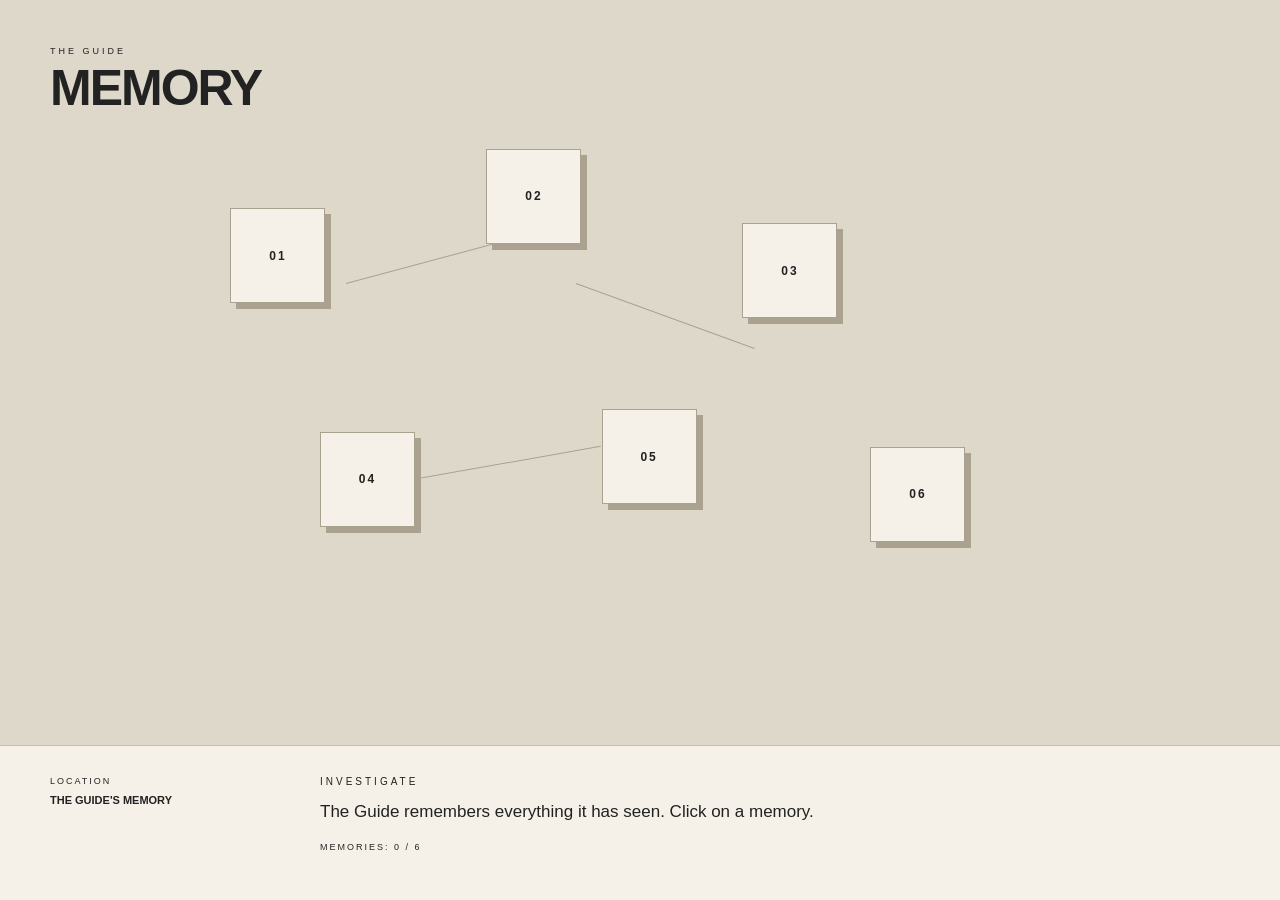
<file: world5.html>
<!DOCTYPE html>
<html lang="en">

<head>

    <meta charset="UTF-8">

    <meta name="viewport" content="width=device-width, initial-scale=1.0">

    <title>The Guide's Memory</title>

    <link rel="stylesheet" href="style.css">

</head>


<body class="memory-page">


<main class="memory-world">


    <!-- =========================
         MEMORY ROOM
         ========================= -->

    <section class="memory-scene">


        <div class="memory-title">

            <span>THE GUIDE</span>

            <h1>
                MEMORY
            </h1>

        </div>


        <!-- MEMORY OBJECTS -->


        <button
            class="memory-object memory-1"
            onclick="inspectMemory(1)"
        >
            01
        </button>


        <button
            class="memory-object memory-2"
            onclick="inspectMemory(2)"
        >
            02
        </button>


        <button
            class="memory-object memory-3"
            onclick="inspectMemory(3)"
        >
            03
        </button>


        <button
            class="memory-object memory-4"
            onclick="inspectMemory(4)"
        >
            04
        </button>


        <button
            class="memory-object memory-5"
            onclick="inspectMemory(5)"
        >
            05
        </button>


        <button
            class="memory-object memory-6"
            onclick="inspectMemory(6)"
        >
            06
        </button>


        <!-- CONNECTIONS -->


        <div class="memory-line line-1"></div>

        <div class="memory-line line-2"></div>

        <div class="memory-line line-3"></div>


    </section>



    <!-- =========================
         INFORMATION PANEL
         ========================= -->

    <section class="memory-panel">


        <div class="memory-location">

            <span>LOCATION</span>

            <strong>
                THE GUIDE'S MEMORY
            </strong>

        </div>


        <div class="memory-content">

            <p class="memory-label">
                INVESTIGATE
            </p>


            <p id="memory-text">

                The Guide remembers everything
                it has seen.

                Click on a memory.

            </p>


            <div
                id="memory-counter"
                class="memory-counter"
            >

                MEMORIES: 0 / 6

            </div>


            <button
                id="memory-continue"
                class="hidden"
                onclick="continueGame()"
            >

                CONTINUE →

            </button>

        </div>


    </section>


</main>



<script>


/* =========================================
   MEMORY DATA
   ========================================= */


const memories = {

    1:
        "BLUE CREATURE → ATTACKED A TRAVELER",

    2:
        "BLUE CREATURE → DESTROYED A BRIDGE",

    3:
        "BLUE CREATURE → CHASED A TRAVELER",

    4:
        "BLUE CREATURE → HELPED A TRAVELER",

    5:
        "BLUE CREATURE → GUIDED A LOST TRAVELER HOME",

    6:
        "BLUE CREATURE → PROTECTED THE GARDEN"

};



/* =========================================
   TRACK MEMORIES
   ========================================= */


let inspected = [];



/* =========================================
   INSPECT MEMORY
   ========================================= */


function inspectMemory(number) {


    if (!inspected.includes(number)) {

        inspected.push(number);

    }


    document.getElementById(
        "memory-text"
    ).textContent =
        memories[number];


    document.getElementById(
        "memory-counter"
    ).textContent =
        "MEMORIES: " +
        inspected.length +
        " / 6";


    const object =
        document.querySelector(
            ".memory-" + number
        );


    object.classList.add(
        "memory-inspected"
    );


    checkComplete();

}



/* =========================================
   CHECK COMPLETION
   ========================================= */

function checkComplete() {
    if (inspected.length === 6) {

        setTimeout(function() {
            document.getElementById("memory-text").textContent =
                "The Guide saw both kinds of events, but it remembered the dangerous ones more strongly.";

            document.getElementById("memory-continue").classList.remove("hidden");
        }, 2500);

    }
}

/* =========================================
   CONTINUE
   ========================================= */


function continueGame() {

    localStorage.setItem(
        "memoryInvestigated",
        "true"
    );


    window.location.href =
        "design.html";

}


</script>


</body>

</html>
</file>
<file: style.css>
* {
    box-sizing: border-box;
}


body {
    margin: 0;
    font-family: Arial, Helvetica, sans-serif;
    color: #222;
}


/* =========================
   TITLE SCREEN
   ========================= */

.title-screen {

    min-height: 100vh;

    background: #e8e3d8;

    display: flex;

    align-items: center;

    justify-content: center;

    position: relative;

    overflow: hidden;

}


.title-content {

    position: relative;

    z-index: 10;

    width: 500px;

    text-align: center;

}


.eyebrow {

    font-size: 11px;

    letter-spacing: 4px;

    margin-bottom: 25px;

}


h1 {

    font-size: 110px;

    line-height: 0.8;

    letter-spacing: -6px;

    margin: 0 0 40px;

}


.description {

    font-size: 17px;

    line-height: 1.6;

    margin-bottom: 40px;

}

button {
    padding: 17px 28px;
    border: 1px solid #222;
    background: #222;
    color: white;
    font-size: 11px;
    letter-spacing: 2px;
    cursor: pointer;

    box-shadow: 6px 6px 0 #aaa28f;

    transition: 
        transform 0.2s,
        box-shadow 0.2s,
        background 0.2s;
}

button:hover {
    background: transparent;
    color: #222;
    transform: translate(3px, 3px);
    box-shadow: 3px 3px 0 #aaa28f;
}

/* =========================
   ABSTRACT BACKGROUND
   ========================= */

.background-shape {
    position: absolute;
    background: #d3cdbc;
    border: 1px solid #b9b19f;
    transform: rotate(45deg);
    animation: titleFloat 4s ease-in-out infinite;
}

@keyframes titleFloat {
    0%, 100% {
        transform: rotate(45deg) translateY(0);
    }

    50% {
        transform: rotate(45deg) translateY(-14px);
    }
}

.shape-1 {

    width: 220px;

    height: 220px;

    left: 10%;

    top: 12%;

    animation-duration: 5s;

}


.shape-2 {

    width: 120px;

    height: 120px;

    right: 15%;

    bottom: 15%;

    animation-duration: 3.5s;
    animation-delay: -1s;

}


.shape-3 {

    width: 70px;

    height: 70px;

    right: 25%;

    top: 18%;

    animation-duration: 3s;
    animation-delay: -1s;

}


@media (max-width: 600px) {

    .title-content {

        width: auto;

        padding: 30px;

    }


    h1 {

        font-size: 75px;

    }


    .description {

        font-size: 15px;

    }

}
/* =========================================
   THE GUIDE — WORLD
   ========================================= */


.world-page {

    margin: 0;

    min-height: 100vh;

    background: #e8e3d8;

    color: #222;

}


.world {

    min-height: 100vh;

    display: grid;

    grid-template-rows: 1fr auto;

}


/* =========================
   SCENE
   ========================= */

.scene {

    position: relative;

    min-height: 70vh;

    overflow: hidden;

}


/* =========================
   ISLANDS
   ========================= */

.island {

    position: absolute;

    transform: rotate(45deg);

    background: #f5f1e8;

    border: 1px solid #bcb4a3;

    box-shadow: 20px 20px 0 #c8c0af;

    z-index: 2;

}


/* back island */

.island-one {

    width: 210px;

    height: 210px;

    top: 12%;

    left: 18%;

}


/* middle island */

.island-two {

    width: 270px;

    height: 270px;

    top: 30%;

    left: 43%;

}


/* player island */

.island-three {

    width: 190px;

    height: 190px;

    bottom: 7%;

    right: 12%;

}


/* =========================
   OBJECTS
   ========================= */

.tower {

    position: absolute;

    width: 45px;

    height: 110px;

    background: #aaa28f;

    left: 80px;

    top: 40px;

    transform: rotate(-45deg);

}


.door {

    position: absolute;

    width: 55px;

    height: 80px;

    background: #222;

    left: 105px;

    top: 90px;

    transform: rotate(-45deg);

}


.player {
    position: absolute;

    width: 34px;
    height: 48px;

    left: 81%;
    top: 77%;

    z-index: 10;

    filter: drop-shadow(6px 6px 0 #a96f24);

    transition:
        left 2.5s ease-in-out,
        top 2.5s ease-in-out;
}

.player.walking {
    animation: playerWalk 0.25s infinite alternate;
}

@keyframes playerWalk {
    from {
        margin-top: 0;
    }

    to {
        margin-top: -4px;
    }
}

.player.jumping {
    animation: jumpAcross 1.5s ease-in-out forwards;
}

@keyframes jumpAcross {
    0% {
        transform: translateY(0) rotate(0deg);
    }

    30% {
        transform: translateY(-70px) rotate(-90deg);
    }

    60% {
        transform: translateY(-90px) rotate(-180deg);
    }

    80% {
        transform: translateY(-40px) rotate(-270deg);
    }

    100% {
        transform: translateY(0) rotate(-360deg);
    }
}


/* =========================
   THE GUIDE
   ========================= */

.guide {

    position: absolute;

    right: 25%;

    top: 25%;

    text-align: center;

    animation: guideFloat 2.5s ease-in-out infinite;

}

@keyframes guideFloat {
    0%, 100% {
        transform: translateY(0);
    }

    50% {
        transform: translateY(-10px);
    }
}


.guide-icon {

    width: 60px;

    height: 60px;

    background: #222;

    color: white;

    display: flex;

    align-items: center;

    justify-content: center;

    font-size: 32px;

    transform: rotate(45deg);

    filter: drop-shadow(5px 5px 0 #aaa28f);

}


.guide p {

    margin-top: 28px;

    font-size: 9px;

    letter-spacing: 3px;

}


/* =========================
   INTERFACE
   ========================= */

.interface {

    display: grid;

    grid-template-columns: 220px 1fr;

    gap: 50px;

    padding: 30px 50px;

    background: #f5f1e8;

    border-top: 1px solid #c5beae;

}


.location {

    display: flex;

    flex-direction: column;

    gap: 8px;

}


.location span {

    font-size: 9px;

    letter-spacing: 2px;

}


.location strong {

    font-size: 11px;

}


.conversation {

    max-width: 700px;

}


.speaker {

    font-size: 10px;

    letter-spacing: 3px;

    margin: 0 0 12px;

}


#dialogue {

    font-size: 18px;

    line-height: 1.5;

    margin: 0 0 20px;

}


#continue-button {

    border: none;

    padding: 0;

    background: transparent;

    color: #222;

    font-size: 11px;

    font-weight: bold;

    letter-spacing: 1px;

}


#continue-button:hover {

    background: transparent;

}


/* =========================
   CHOICES
   ========================= */

.choices {

    display: flex;

    gap: 12px;

    flex-wrap: wrap;

}


.choices button {

    border: 1px solid #222;

    background: transparent;

    color: #222;

    padding: 12px 18px;

    font-size: 10px;

    letter-spacing: 1px;

}


.choices button:hover {

    background: #222;

    color: white;

}


/* =========================
   MOBILE
   ========================= */

@media (max-width: 700px) {

    .interface {

        grid-template-columns: 1fr;

        gap: 20px;

        padding: 25px;

    }


    .island-one {

        left: 5%;

    }


    .island-two {

        left: 30%;

    }


    .island-three {

        right: 0;

    }


    .guide {

        right: 15%;

    }

}
/* =========================================
   SECOND ISLAND
   ========================================= */


.second-scene {

    background: #e8e3d8;

}


/* BLUE MARKER */

.blue-marker {

    position: absolute;

    width: 35px;

    height: 35px;

    background: #8b9fa8;

    left: 80px;

    top: 80px;

    transform: rotate(-45deg);

}


/* CREATURE */

.creature {

    position: absolute;

    width: 45px;

    height: 45px;

    border-radius: 50%;

    background: #8b9fa8;

    left: 110px;

    top: 100px;

    transform: rotate(-45deg);

    display: flex;

    align-items: center;

    justify-content: center;

    font-size: 10px;

}

.world2-creature {
    left: 50%;
    top: 50%;
    transform: translate(-50%, -50%) rotate(-45deg);
}

/* BRIDGE */

.bridge {

    position: absolute;

    width: 130px;

    height: 20px;

    background: #aaa28f;

    left: 30px;

    top: 100px;

    transform: rotate(-45deg);

}
/* =========================================
   THIRD ISLAND
   ========================================= */


.third-scene {

    background: #e8e3d8;

}


/* FRIENDLY CREATURE */

.friendly-creature {

    position: absolute;

    width: 50px;

    height: 50px;

    border-radius: 50%;

    background: #8b9fa8;

    left: 100px;

    top: 100px;

    transform: rotate(-45deg);

    display: flex;

    align-items: center;

    justify-content: center;

    font-size: 20px;

}


/* FLOWER */

.flower {

    position: absolute;

    left: 90px;

    top: 80px;

    transform: rotate(-45deg);

    font-size: 35px;

}
/* =========================================
   INTERACTIVE WORLD
   ========================================= */


.interactive-world {

    min-height: 100vh;

    display: grid;

    grid-template-rows: 1fr auto;

    background: #e8e3d8;

}


/* =========================
   SCENE
   ========================= */


.interactive-scene {

    position: relative;

    min-height: 70vh;

    overflow: hidden;

}


/* =========================
   GROUND
   ========================= */

.ground {
    position: absolute;

    width: 520px;
    height: 520px;

    background: #f5f1e8;

    border: 1px solid #bdb5a5;

    left: 50%;
    top: 48%;

    transform:
        translate(-50%, -50%)
        rotate(45deg);

    box-shadow:
        25px 25px 0 #c7c0b0,
        50px 50px 0 #aaa28f;

    z-index: 1;
}

/* =========================
   PATHS
   ========================= */

.path {
    position: absolute;

    height: 25px;

    background: #c8c0af;

    box-shadow:
        8px 8px 0 #aaa28f;

    z-index: 5;
}

.path-left {

    width: 220px;

    left: 23%;

    top: 48%;

}


.path-right {

    width: 180px;

    right: 22%;

    top: 58%;

}

.path-blue {
    width: 270px;
    left: 60%;
    top: 63%;
    transform: rotate(45deg);
}

.path-other {
    width: 280px;
    left: 57%;
    top: 67%;
    transform: rotate(28deg);
}

/* =========================
   WORLD OBJECTS
   ========================= */

.world-object {
    position: absolute;

    border: none;

    padding: 0;

    cursor: pointer;

    z-index: 10;

    transition:
        transform 0.2s,
        opacity 0.2s;

    filter:
        drop-shadow(5px 5px 0 #aaa28f);
}

.world-object:hover {
    transform:
        translateY(-6px)
        scale(1.08);

    background: transparent;
    color: inherit;
}


/* =========================
   CREATURE
   ========================= */


.creature-object {
    width: 60px;
    height: 60px;

    border-radius: 50%;

    background: #8b9fa8;

    color: white;

    left: 43%;
    top: 38%;

    font-size: 22px;

    box-shadow:
        8px 8px 0 #64777f;
}


/* =========================
   FLOWER
   ========================= */


.flower-object {

    background: transparent;

    color: #7f897c;

    font-size: 42px;

    left: 58%;

    top: 55%;

}


/* =========================
   SIGN
   ========================= */


.sign-object {

    width: 45px;

    height: 60px;

    background: #aaa28f;

    color: white;

    left: 30%;

    top: 35%;

    font-size: 20px;

}


/* =========================
   GUIDE
   ========================= */


.guide-object {
    width: 65px;
    height: 65px;

    background: #222;

    color: white;

    right: 24%;
    top: 27%;

    font-size: 30px;

    box-shadow:
        8px 8px 0 #555;

    animation:
        guideFloat 2.5s ease-in-out infinite;
}

@keyframes guideFloat {

    0% {
        margin-top: 0;
    }

    50% {
        margin-top: -10px;
    }

    100% {
        margin-top: 0;
    }

}

/* =========================
   DISCOVERED OBJECT
   ========================= */


.world-object.discovered {

    opacity: 0.45;

}


/* =========================
   LABELS
   ========================= */


.object-label {

    position: absolute;

    font-size: 8px;

    letter-spacing: 2px;

    pointer-events: none;

    z-index: 20;

}


#flower-label {

    left: 58%;

    top: 62%;

}


#creature-label {

    left: 43%;

    top: 48%;

}


#sign-label {

    left: 29%;

    top: 45%;

}


#guide-label {

    right: 23%;

    top: 39%;

}


/* =========================
   PANEL
   ========================= */


.interaction-panel {

    display: grid;

    grid-template-columns: 220px 1fr;

    gap: 50px;

    padding: 30px 50px;

    background: #f5f1e8;

    border-top: 1px solid #c5beae;

}


.panel-location {

    display: flex;

    flex-direction: column;

    gap: 8px;

}


.panel-location span {

    font-size: 9px;

    letter-spacing: 2px;

}


.panel-location strong {

    font-size: 11px;

}


.panel-content {

    max-width: 700px;

}


.panel-title {

    margin: 0 0 12px;

    font-size: 10px;

    letter-spacing: 3px;

}


#interaction-text {

    font-size: 17px;

    line-height: 1.5;

    margin: 0 0 18px;

}


.discovery-counter {

    font-size: 9px;

    letter-spacing: 2px;

    margin-bottom: 20px;

}


#continue-button {

    border: none;

    background: transparent;

    color: #222;

    padding: 0;

    font-size: 11px;

    font-weight: bold;

    letter-spacing: 1px;

}


#continue-button:hover {

    background: transparent;

}


.hidden {

    display: none;

}


/* =========================
   MOBILE
   ========================= */


@media (max-width: 700px) {

    .interaction-panel {

        grid-template-columns: 1fr;

        gap: 20px;

        padding: 25px;

    }


    .ground {

        width: 380px;

        height: 380px;

    }


    .guide-object {

        right: 10%;

    }

}
/* =========================================
   THE GUIDE — MEMORY ROOM
   ========================================= */


.memory-page {

    margin: 0;

    min-height: 100vh;

    background: #e8e3d8;

    color: #222;

}


.memory-world {

    min-height: 100vh;

    display: grid;

    grid-template-rows: 1fr auto;

}


/* =========================
   MEMORY SCENE
   ========================= */


.memory-scene {

    position: relative;

    min-height: 70vh;

    overflow: hidden;

    background: #ded8ca;

}


/* =========================
   TITLE
   ========================= */


.memory-title {

    position: absolute;

    left: 50px;

    top: 40px;

    z-index: 5;

}


.memory-title span {

    font-size: 9px;

    letter-spacing: 3px;

}


.memory-title h1 {

    margin: 10px 0 0;

    font-size: 50px;

    letter-spacing: -2px;

}


/* =========================
   MEMORY OBJECTS
   ========================= */


.memory-object {

    position: absolute;

    width: 95px;

    height: 95px;

    border: 1px solid #aaa28f;

    background: #f5f1e8;

    color: #222;

    font-size: 12px;

    font-weight: bold;

    cursor: pointer;

    z-index: 5;

    transition:
        transform 0.25s,
        background 0.25s;

}


.memory-object:hover {

    transform:
        scale(1.08)
        rotate(3deg);

    background: #ebe6db;

}


/* =========================
   POSITIONS
   ========================= */


.memory-1 {

    left: 18%;

    top: 28%;

}


.memory-2 {

    left: 38%;

    top: 20%;

}


.memory-3 {

    left: 58%;

    top: 30%;

}


.memory-4 {

    left: 25%;

    top: 58%;

}


.memory-5 {

    left: 47%;

    top: 55%;

}


.memory-6 {

    left: 68%;

    top: 60%;

}


/* =========================
   INSPECTED
   ========================= */


.memory-inspected {

    opacity: 0.45;

    transform: scale(0.95);

}


/* =========================
   CONNECTIONS
   ========================= */


.memory-line {

    position: absolute;

    height: 1px;

    background: #aaa28f;

    transform-origin: left center;

    z-index: 1;

}


.line-1 {

    width: 210px;

    left: 27%;

    top: 38%;

    transform: rotate(-15deg);

}


.line-2 {

    width: 190px;

    left: 45%;

    top: 38%;

    transform: rotate(20deg);

}


.line-3 {

    width: 220px;

    left: 30%;

    top: 65%;

    transform: rotate(-10deg);

}


/* =========================
   PANEL
   ========================= */


.memory-panel {

    display: grid;

    grid-template-columns: 220px 1fr;

    gap: 50px;

    padding: 30px 50px;

    background: #f5f1e8;

    border-top: 1px solid #c5beae;

}


.memory-location {

    display: flex;

    flex-direction: column;

    gap: 8px;

}


.memory-location span {

    font-size: 9px;

    letter-spacing: 2px;

}


.memory-location strong {

    font-size: 11px;

}


.memory-content {

    max-width: 700px;

}


.memory-label {

    margin: 0 0 12px;

    font-size: 10px;

    letter-spacing: 3px;

}


#memory-text {

    margin: 0 0 18px;

    font-size: 17px;

    line-height: 1.5;

}


.memory-counter {

    margin-bottom: 18px;

    font-size: 9px;

    letter-spacing: 2px;

}


#memory-continue {

    border: none;

    background: transparent;

    color: #222;

    padding: 0;

    font-size: 11px;

    font-weight: bold;

}


#memory-continue:hover {

    background: transparent;

}


.hidden {

    display: none;

}
/* =========================================
   DESIGN ROOM
   ========================================= */


.design-page {

    margin: 0;

    min-height: 100vh;

    background: #e8e3d8;

    color: #222;

}


.design-world {

    min-height: 100vh;

    display: grid;

    grid-template-rows: auto 1fr auto;

}


/* =========================
   HEADER
   ========================= */


.design-header {

    display: flex;

    justify-content: space-between;

    align-items: flex-end;

    padding: 40px 50px;

    border-bottom: 1px solid #c5beae;

}


.design-header span {

    font-size: 9px;

    letter-spacing: 3px;

}


.design-header h1 {

    margin: 10px 0 0;

    font-size: 50px;

    letter-spacing: -3px;

}


.design-header p {

    margin: 0;

    max-width: 300px;

    font-size: 13px;

    line-height: 1.6;

    text-align: right;

}


/* =========================
   DESIGN AREA
   ========================= */


.design-area {

    padding: 40px 50px;

    display: grid;

    grid-template-columns:
        repeat(3, 1fr);

    gap: 20px;

    align-items: start;

}


/* =========================
   CARDS
   ========================= */


.design-card {

    background: #f5f1e8;

    border: 1px solid #c5beae;

    padding: 28px;

    min-height: 420px;

}


.card-number {

    font-size: 10px;

    letter-spacing: 2px;

    margin-bottom: 35px;

}


.design-card h2 {

    font-size: 18px;

    line-height: 1.2;

    margin: 0 0 15px;

}


.card-description {

    font-size: 13px;

    line-height: 1.5;

    color: #555;

    min-height: 60px;

}


/* =========================
   OPTIONS
   ========================= */


.options {

    display: flex;

    flex-direction: column;

    gap: 10px;

    margin-top: 25px;

}


.option {

    width: 100%;

    min-height: 105px;

    padding: 18px;

    border: 1px solid #c5beae;

    background: transparent;

    color: #222;

    text-align: left;

    cursor: pointer;

    transition: 0.2s;

}


.option:hover {

    background: #ebe6db;

}


.option strong {

    display: block;

    font-size: 10px;

    letter-spacing: 1px;

    margin-bottom: 8px;

}


.option span {

    display: block;

    font-size: 11px;

    line-height: 1.5;

    color: #555;

}


/* SELECTED */

.option.selected {

    background: #222;

    color: white;

    border-color: #222;

}


.option.selected span {

    color: #ddd;

}


/* =========================
   BOTTOM
   ========================= */


.design-bottom {

    display: flex;

    justify-content: space-between;

    align-items: center;

    padding: 25px 50px;

    background: #f5f1e8;

    border-top: 1px solid #c5beae;

}


.design-bottom span {

    display: block;

    font-size: 8px;

    letter-spacing: 2px;

    margin-bottom: 6px;

}


.design-bottom strong {

    font-size: 11px;

}


.activate-button {

    border: 1px solid #222;

    background: #222;

    color: white;

    padding: 15px 22px;

}


.activate-button.disabled {

    opacity: 0.3;

    cursor: not-allowed;

}


.activate-button:not(.disabled):hover {

    background: transparent;

    color: #222;

}


/* =========================
   MOBILE
   ========================= */


@media (max-width: 900px) {

    .design-area {

        grid-template-columns: 1fr;

    }


    .design-header {

        align-items: flex-start;

        flex-direction: column;

        gap: 20px;

    }


    .design-header p {

        text-align: left;

    }

}

/* =========================
   REPLAY
========================= */

.replay-world {
    min-height: 100vh;
    display: grid;
    grid-template-rows: 1fr auto;
    background: #e8e3d8;
}


/* =========================
   GARDEN SCENE
========================= */

.replay-scene {
    position: relative;
    min-height: 70vh;
    overflow: hidden;
    background: #e8e3d8;
}


/* =========================
   GROUND
========================= */

.replay-ground {
    position: absolute;

    width: 540px;
    height: 540px;

    left: 50%;
    top: 50%;

    transform:
        translate(-50%, -50%)
        rotate(45deg);

    background: #f5f1e8;

    border: 1px solid #bdb5a5;

    box-shadow:
        25px 25px 0 #c7c0b0;
}


/* =========================
   PLAYER
========================= */

.replay-player {
    position: absolute;

    width: 34px;
    height: 48px;

    left: 30%;
    top: 65%;

    z-index: 15;

    pointer-events: none;

    filter:
        drop-shadow(6px 6px 0 #a96f24);
}


/* =========================
   OBJECTS
========================= */

.replay-object {
    position: absolute;

    border: none;

    cursor: pointer;

    z-index: 10;

    transition:
        transform 0.2s,
        opacity 0.2s;
        
}


/* =========================
   FLOWER
========================= */

.replay-flower {
    left: 58%;
    top: 52%;

    width: 45px;
    height: 45px;

    background: transparent;

    color: #7f897c;
    font-size: 42px;

    display:flex
}

/* =========================
   CREATURE
========================= */

.replay-creature {
    width: 65px;
    height: 65px;

    left: 42%;
    top: 35%;

    border-radius: 50%;

    background: #8b9fa8;

    color: white;

    font-size: 24px;
}


.replay-creature.inspected {
    opacity: 0.55;
}


/* =========================
   CREATURE EYES
========================= */

.replay-creature .creature-eye {
    position: absolute;

    width: 7px;
    height: 7px;

    top: 18px;

    background: #222;

    border-radius: 50%;
}


.replay-creature .creature-eye-left {
    left: 11px;
}


.replay-creature .creature-eye-right {
    right: 11px;
}


/* =========================
   SIGN
========================= */

.replay-sign {
    left: 30%;
    top: 33%;

    width: 45px;
    height: 60px;

    background: #aaa28f;

    color: white;

    font-size: 28px;
}


/* =========================
   GUIDE
========================= */

.replay-guide {
    width: 70px;
    height: 70px;

    left: 75%;
    top: 25%;

    background: #222;

    color: white;

    font-size: 32px;
}


/* =========================
   LABELS
========================= */

.replay-label {
    position: absolute;

    z-index: 20;

    font-size: 8px;

    letter-spacing: 2px;

    white-space: nowrap;
}


.replay-creature-label {
    left: 43%;
    top: 47%;
}


.replay-flower-label {
    left: 59%;
    top: 62%;
}


.replay-sign-label {
    left: 31%;
    top: 44.5%;
}


.replay-guide-label {
    left: 76%;
    top: 37%;
}


/* =========================
   EVIDENCE BUTTON
========================= */

.evidence-button {
    position: absolute;

    right: 27%;
    bottom: 18%;

    z-index: 20;

    border: 1px solid #222;

    background: #f5f1e8;

    color: #222;

    padding: 12px 18px;

    font-size: 9px;

    letter-spacing: 1px;

    cursor: pointer;
}


.evidence-button:hover {
    background: #222;
    color: white;
}


/* =========================
   PANEL
========================= */

.replay-panel {
    display: grid;

    grid-template-columns:
        220px 1fr;

    gap: 50px;

    padding: 30px 50px;

    background: #f5f1e8;

    border-top:
        1px solid #c5beae;
}


.replay-location {
    display: flex;

    flex-direction: column;

    gap: 8px;
}


.replay-location span {
    font-size: 9px;

    letter-spacing: 2px;
}


.replay-location strong {
    font-size: 11px;
}


.replay-content {
    max-width: 700px;
}


.replay-title {
    margin: 0 0 12px;

    font-size: 10px;

    letter-spacing: 3px;
}


#replay-text {
    margin: 0 0 20px;

    font-size: 17px;

    line-height: 1.5;
}


/* =========================
   EVIDENCE BOX
========================= */

.evidence-box {
    border-top:
        1px solid #c5beae;

    border-bottom:
        1px solid #c5beae;

    padding: 15px 0;

    margin-bottom: 20px;

    font-size: 12px;

    line-height: 1.5;
}


.evidence-box strong {
    display: block;

    font-size: 9px;

    letter-spacing: 2px;

    margin-bottom: 10px;
}


.evidence-box p {
    margin: 5px 0;
}


/* =========================
   CHOICES
========================= */

.replay-choices {
    display: flex;

    gap: 10px;

    flex-wrap: wrap;
}


.replay-choices button {
    border: 1px solid #222;

    background: transparent;

    color: #222;

    padding: 12px 18px;

    font-size: 10px;

    letter-spacing: 1px;

    cursor: pointer;
}


.replay-choices button:hover {
    background: #222;

    color: white;
}


/* =========================
   CONTINUE
========================= */

.replay-continue {
    margin-top: 10px;
}


/* =========================
   HIDDEN
========================= */

.hidden {
    display: none;
}


/* =========================
   MOBILE
========================= */

@media (max-width: 700px) {

    .replay-panel {
        grid-template-columns: 1fr;

        gap: 20px;

        padding: 25px;
    }


    .replay-ground {
        width: 390px;
        height: 390px;
    }


    .replay-guide {
        left: auto;
        right: 8%;
    }


    .evidence-button {
        right: 10%;
    }

}

/* =========================
   RESULTS
========================= */

.results-page {
    margin: 0;
    min-height: 100vh;
    background: #e8e3d8;
    color: #222;
}

.results-world {
    min-height: 100vh;
    display: grid;
    grid-template-rows: auto auto 1fr;
}


/* HEADER */

.results-header {
    display: flex;
    justify-content: space-between;
    align-items: flex-end;

    padding: 40px 50px;

    border-bottom: 1px solid #c5beae;
}

.results-header span {
    font-size: 9px;
    letter-spacing: 3px;
}

.results-header h1 {
    margin: 10px 0 0;

    font-size: 65px;
    line-height: 0.85;
    letter-spacing: -4px;
}

.results-header p {
    margin: 0;

    max-width: 260px;

    font-size: 13px;
    line-height: 1.5;

    text-align: right;
}


/* RESULT CARDS */

.results-content {
    display: grid;

    grid-template-columns:
        1fr 1fr 1.4fr;

    gap: 20px;

    padding: 40px 50px;
}

.result-card {
    min-height: 260px;

    padding: 28px;

    background: #f5f1e8;

    border: 1px solid #c5beae;
}

.result-number {
    font-size: 10px;
    letter-spacing: 2px;
}

.result-label {
    margin-top: 45px;

    font-size: 9px;

    letter-spacing: 2px;
}

.result-card h2 {
    margin-top: 20px;

    font-size: 22px;

    line-height: 1.2;
}

.result-main {
    background: #222;
    color: white;

    border-color: #222;
}

.result-main .result-label {
    color: #aaa;
}

#result-description {
    max-width: 500px;

    font-size: 13px;

    line-height: 1.6;

    color: #ddd;
}


/* REFLECTION */

.reflection {
    display: grid;

    grid-template-columns:
        220px 1fr;

    gap: 50px;

    padding: 35px 50px;

    background: #f5f1e8;

    border-top: 1px solid #c5beae;
}

.reflection-label {
    display: flex;

    flex-direction: column;

    gap: 8px;
}

.reflection-label span {
    font-size: 9px;

    letter-spacing: 2px;
}

.reflection-label strong {
    font-size: 11px;
}

.reflection-content {
    max-width: 800px;
}

#reflection-question {
    margin: 0 0 20px;

    font-size: 17px;

    line-height: 1.5;
}


/* REFLECTION BUTTONS */

.reflection-choices {
    display: flex;

    gap: 10px;

    flex-wrap: wrap;
}

.reflection-choices button {
    border: 1px solid #222;

    background: transparent;

    color: #222;

    padding: 12px 16px;

    font-size: 9px;

    letter-spacing: 1px;

    cursor: pointer;
}

.reflection-choices button:hover {
    background: #222;

    color: white;
}


/* RESPONSE */

.reflection-response {
    max-width: 650px;

    margin: 20px 0;

    font-size: 13px;

    line-height: 1.6;
}


/* FINISH */

#finish-button {
    border: 1px solid #222;

    background: #222;

    color: white;

    padding: 14px 20px;

    font-size: 10px;

    letter-spacing: 1px;

    cursor: pointer;
}

#finish-button:hover {
    background: transparent;

    color: #222;
}


/* HIDDEN */

.hidden {
    display: none;
}


/* MOBILE */

@media (max-width: 850px) {

    .results-header {
        align-items: flex-start;

        flex-direction: column;

        gap: 20px;
    }

    .results-header p {
        text-align: left;
    }

    .results-content {
        grid-template-columns: 1fr;
    }

    .reflection {
        grid-template-columns: 1fr;

        gap: 20px;

        padding: 25px;
    }

    .results-header {
        padding: 30px 25px;
    }

    .results-content {
        padding: 25px;
    }
}
/* =========================
   ENDING
========================= */

.ending-page {
    margin: 0;

    min-height: 100vh;

    background: #222;

    color: #f5f1e8;
}


.ending-world {
    min-height: 100vh;

    position: relative;

    overflow: hidden;

    display: flex;

    justify-content: center;

    padding: 80px 30px;
}


/* BACKGROUND SHAPES */

.ending-shape {
    position: absolute;

    border: 1px solid #555;

    transform: rotate(45deg);

    opacity: 0.5;
}

.shape-a {
    width: 300px;
    height: 300px;

    left: -100px;
    top: 15%;
}

.shape-b {
    width: 180px;
    height: 180px;

    right: 8%;
    top: 8%;
}

.shape-c {
    width: 100px;
    height: 100px;

    right: 20%;
    bottom: 8%;
}


/* CONTENT */

.ending-content {
    position: relative;

    z-index: 5;

    width: 760px;
}


.ending-eyebrow {
    margin: 0 0 50px;

    font-size: 9px;

    letter-spacing: 4px;

    color: #aaa;
}


.ending-content h1 {
    margin: 0;

    font-size: 78px;

    line-height: 0.88;

    letter-spacing: -5px;
}


.ending-intro {
    max-width: 500px;

    margin: 50px 0 35px;

    font-size: 17px;

    line-height: 1.6;

    color: #ccc;
}


.ending-line {
    width: 100%;

    height: 1px;

    background: #555;

    margin: 40px 0;
}


/* LESSON */

.lesson {
    max-width: 620px;

    margin-bottom: 50px;
}


.lesson-label {
    margin-bottom: 18px;

    font-size: 9px;

    letter-spacing: 3px;

    color: #888;
}


.lesson p:not(.lesson-label) {
    font-size: 15px;

    line-height: 1.7;

    color: #ccc;

    margin: 0 0 18px;
}


.ending-emphasis {
    font-size: 28px !important;

    line-height: 1.3 !important;

    color: #f5f1e8 !important;
}


/* BUTTON */

.restart-button {
    margin-top: 10px;

    border: 1px solid #f5f1e8;

    background: transparent;

    color: #f5f1e8;

    padding: 15px 24px;

    font-size: 10px;

    letter-spacing: 2px;

    cursor: pointer;
}


.restart-button:hover {
    background: #f5f1e8;

    color: #222;
}


/* MOBILE */

@media (max-width: 700px) {

    .ending-world {
        padding: 50px 25px;
    }

    .ending-content h1 {
        font-size: 52px;

        letter-spacing: -3px;
    }

    .ending-intro {
        font-size: 15px;
    }

    .ending-emphasis {
        font-size: 22px !important;
    }

}
.replay-continue {
    margin-top: 5px;

    border: none;

    background: transparent;

    color: #222;

    padding: 0;

    font-size: 11px;

    font-weight: bold;

    letter-spacing: 1px;

    cursor: pointer;
}

.replay-continue:hover {
    background: transparent;

    text-decoration: underline;
}
/* =========================
   GARDEN PLAYER
========================= */
/* =========================
   PLAYER
========================= */

.garden-player {
    position: absolute;

    width: 34px;
    height: 48px;

    left: 45%;
    top: 70%;

    transform: translate(-50%, -50%);

    z-index: 15;

    pointer-events: none;

    transition:
        left 0.12s linear,
        top 0.12s linear;

    filter: drop-shadow(6px 6px 0 #a96f24);
}


/* HEAD */

.player-head {
    position: absolute;

    width: 18px;
    height: 18px;

    left: 8px;
    top: 0;

    border-radius: 50%;

    background: #d99a3d;
}


/* BODY */

.player-body {
    position: absolute;

    width: 24px;
    height: 27px;

    left: 5px;
    top: 17px;

    background: #d99a3d;

    clip-path: polygon(
        20% 0%,
        80% 0%,
        100% 100%,
        0% 100%
    );
}
/* WALKING */

.garden-player.walking {
    animation: playerWalk 0.25s infinite alternate;
}

@keyframes playerWalk {

    from {
        transform: translate(-50%, -50%) translateY(0);
    }

    to {
        transform: translate(-50%, -50%) translateY(-4px);
    }

}


/* IDLE ANIMATION */

.garden-player {
    animation: playerIdle 3s ease-in-out infinite;
}

@keyframes playerIdle {

    0% {
        margin-top: 0;
    }

    50% {
        margin-top: -2px;
    }

    100% {
        margin-top: 0;
    }

}

/* =========================
   INTERACTION PROMPT
========================= */

.interaction-prompt {
    position: absolute;

    left: 50%;
    bottom: 12%;

    transform: translateX(-50%);

    z-index: 20;

    padding: 10px 16px;

    background: #222;
    color: white;

    font-size: 9px;

    letter-spacing: 2px;

    pointer-events: none;
}

.interaction-prompt.hidden {
    display: none;
}

.blue-marker {
    position: absolute;
    width: 12px;
    height: 12px;
    background: #6f8791;
    transform: rotate(45deg);
    box-shadow: 3px 3px 0 #596b72;
}

.marker-1 {
    left: 20%;
    top: -8px;
}

.marker-2 {
    left: 48%;
    top: -8px;
}

.marker-3 {
    left: 76%;
    top: -8px;
}

.blue-creature {
    position: absolute;
    width: 55px;
    height: 55px;
    background: #718993;
    border-radius: 50%;
    left: 40%;
    top: 45%;
    transform: translate(-50%, -50%) rotate(-45deg);
    box-shadow: 7px 7px 0 #596b72;
    z-index: 10;
}

.creature-eye {
    position: absolute;
    width: 8px;
    height: 8px;
    background: #222;
    border-radius: 50%;
    top: 18px;
}

.creature-eye:first-child {
    left: 13px;
}

.creature-eye:last-child {
    right: 13px;
}

.tower {
    position: absolute;
    width: 45px;
    height: 65px;
    background: #8f8879;
    left: 40%;
    top: 40%;
    transform: translate(-50%, -50%) rotate(-45deg);
    box-shadow: 7px 7px 0 #6f695d;
    z-index: 10;
}

.tower::before {
    content: "";
    position: absolute;
    width: 55px;
    height: 12px;
    background: #777064;
    left: -5px;
    top: -8px;
}

.tower::after {
    content: "";
    position: absolute;
    width: 12px;
    height: 25px;
    background: #222;
    left: 16px;
    bottom: 0;
}

.movement-hint {
    position: absolute;
    left: 30px;
    bottom: 25px;

    z-index: 20;

    font-size: 9px;
    letter-spacing: 1.5px;
    color: #555;

    background: rgba(245, 241, 232, 0.85);

    padding: 10px 14px;

    border: 1px solid #c5beae;
}
</file>
